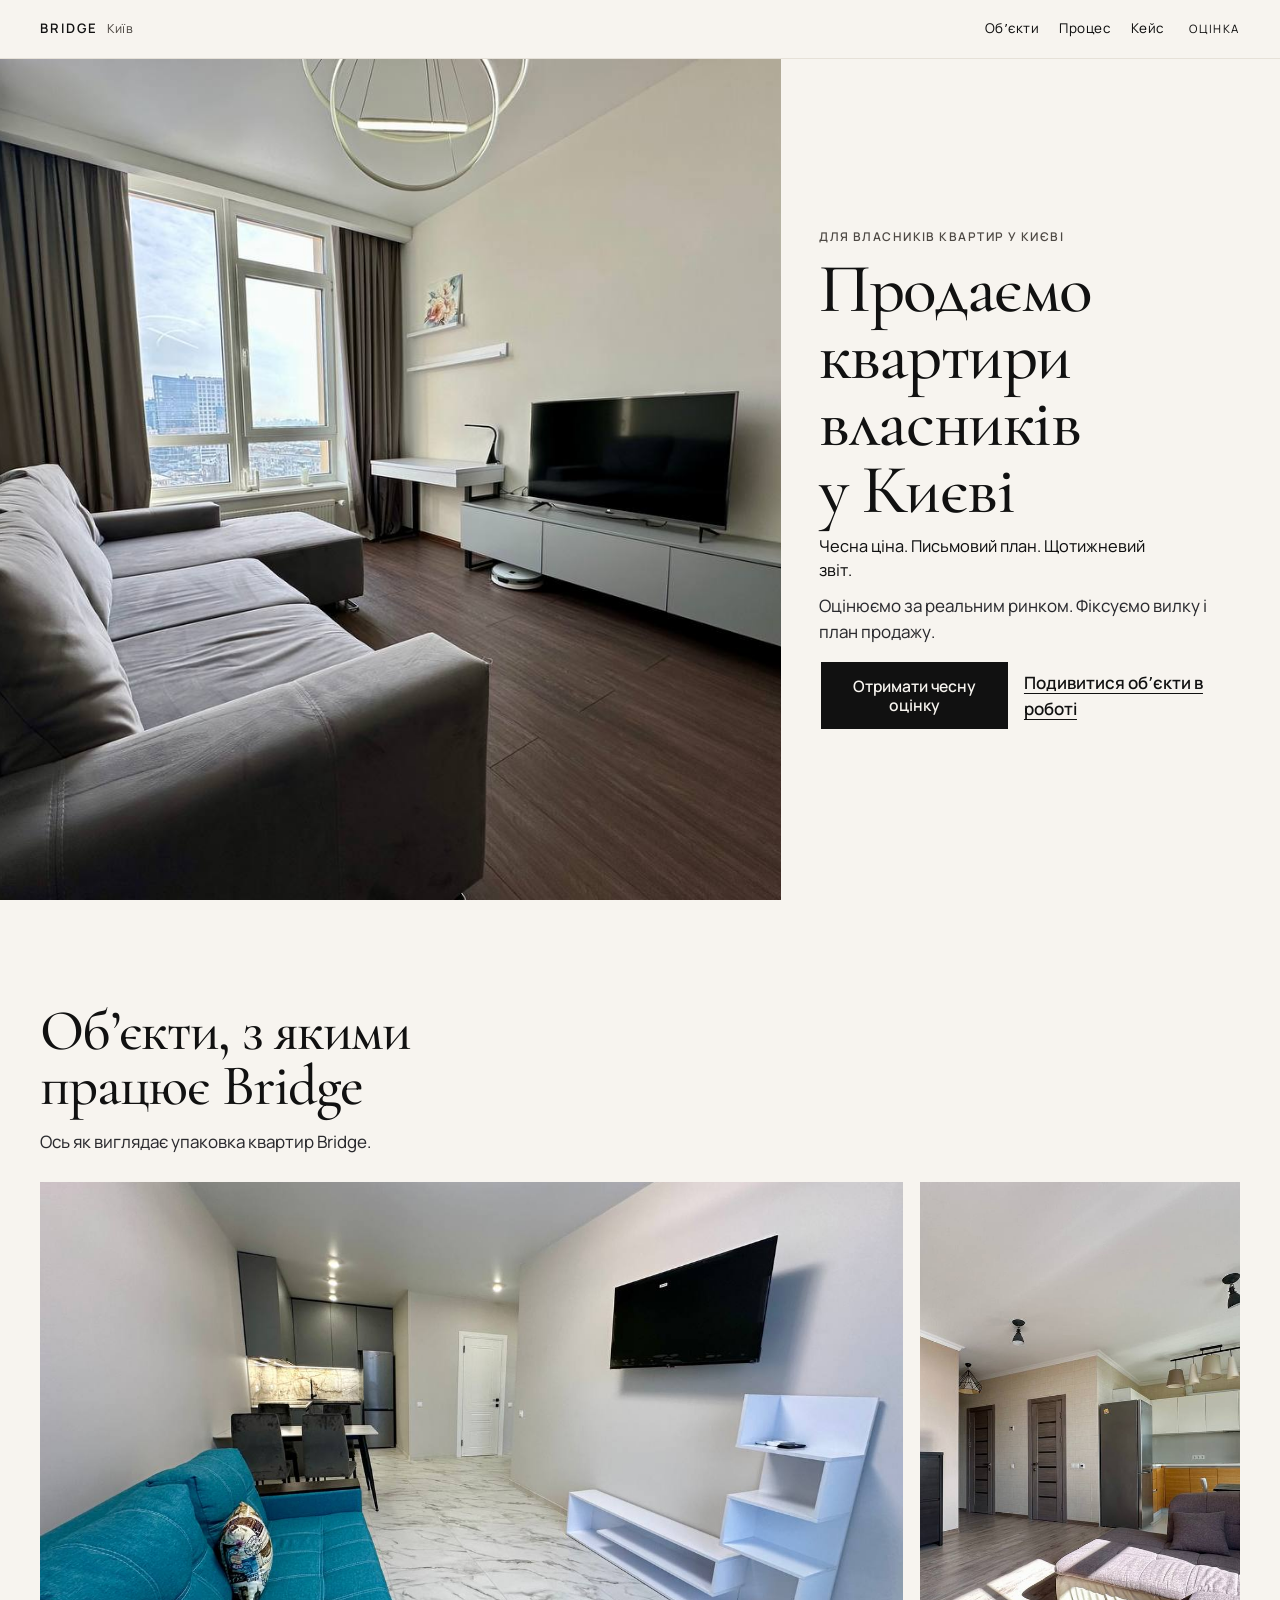
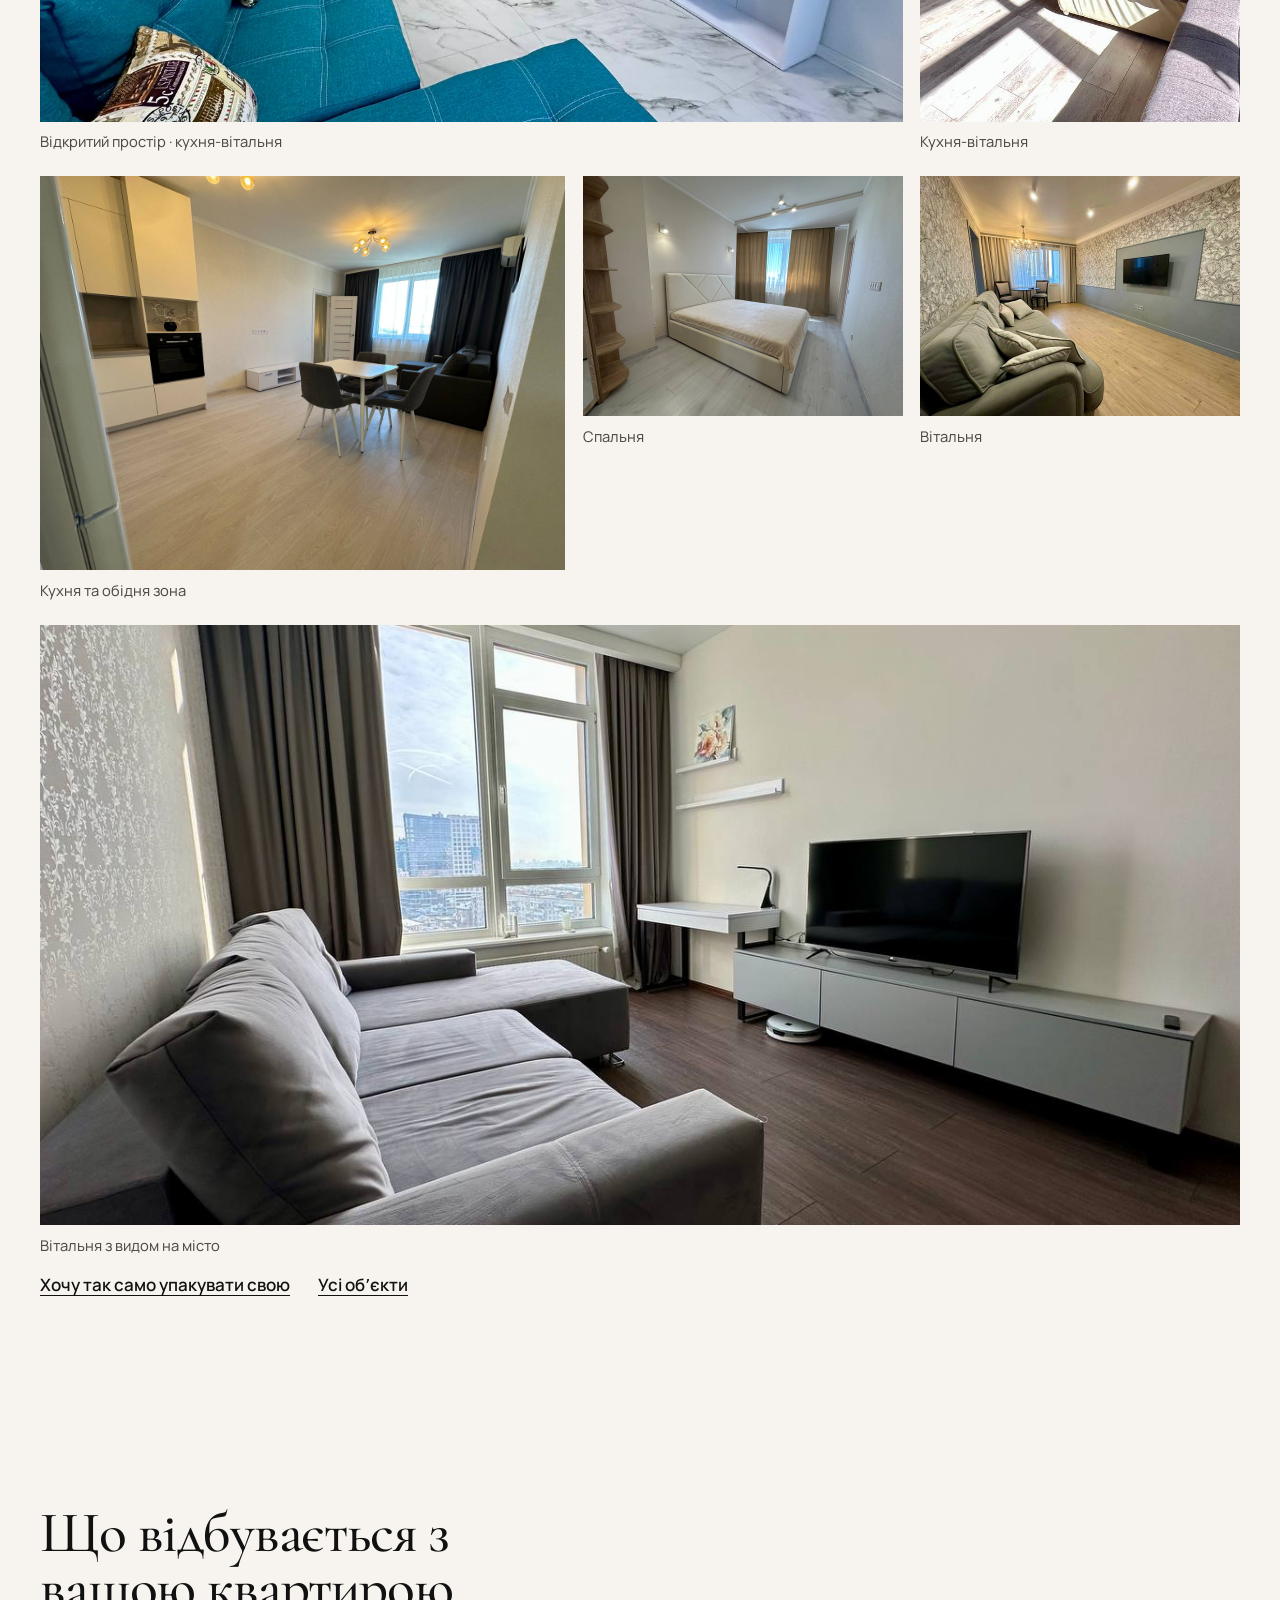
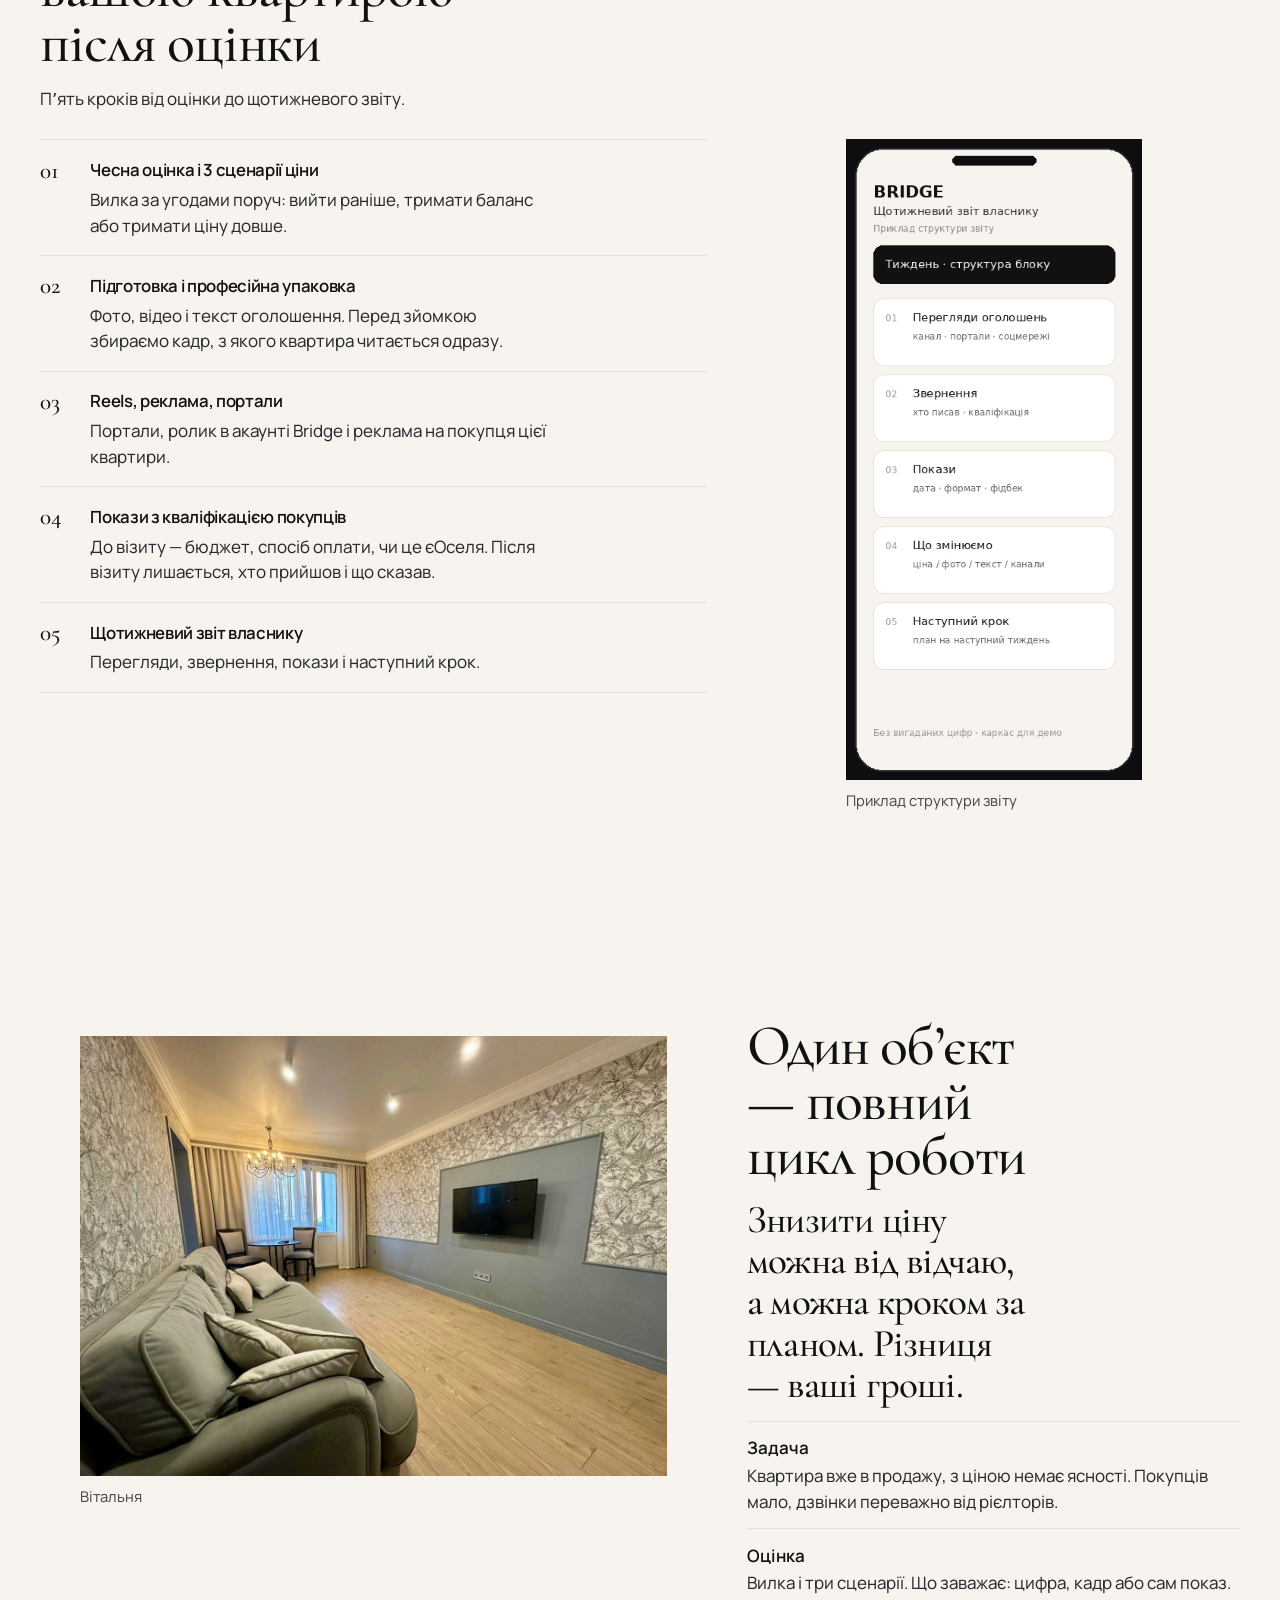
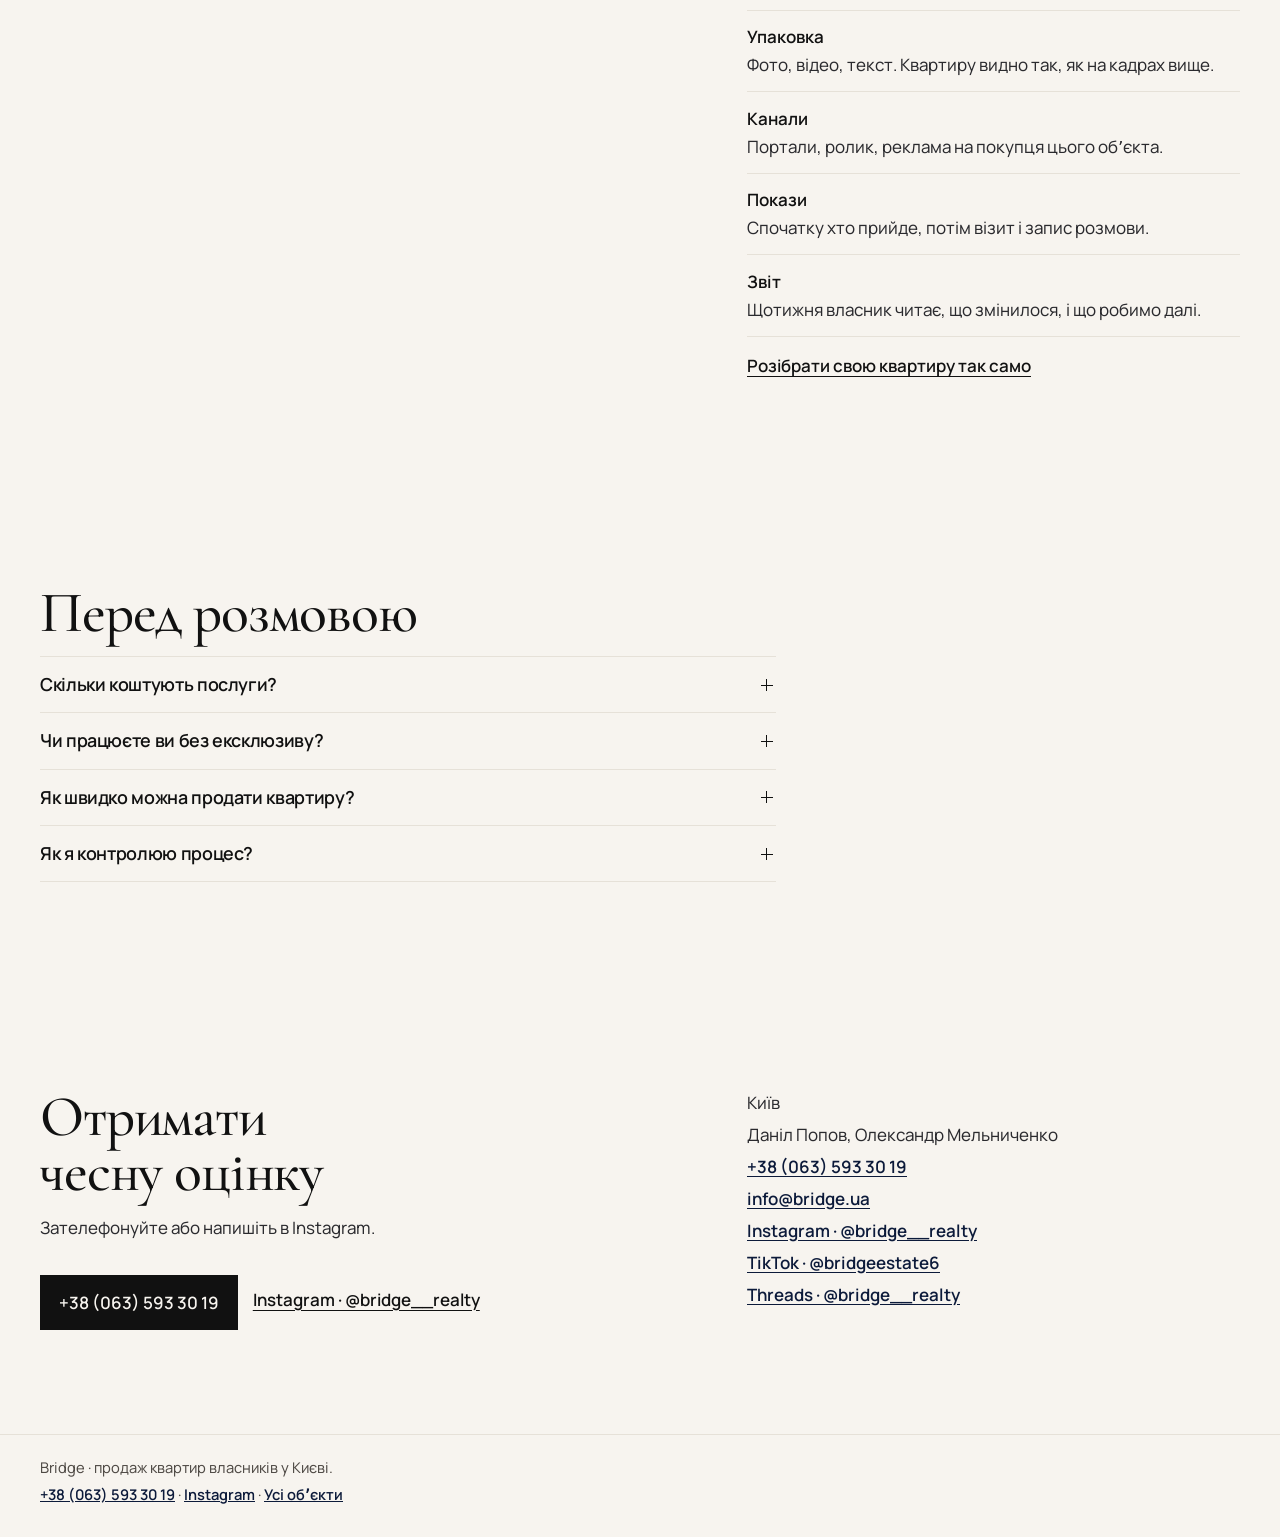
<file: index.html>
<!DOCTYPE html>
<html lang="uk">
<head>
  <meta charset="utf-8">
  <meta name="viewport" content="width=device-width, initial-scale=1">
  <meta name="robots" content="noindex, nofollow">
  <meta name="theme-color" content="#f7f4ef">
  <title>Bridge — продаємо квартири власників у Києві</title>
  <meta name="description" content="Bridge веде квартиру власника в Києві: чесна ціна, письмовий план продажу і щотижневий звіт. Поруч — як виглядає упаковка реальних обʼєктів.">
  <!-- claim-slot: no sale price, term, commission percent, or team tenure. Public site does not state a free valuation or a same-day reply. -->
  <!-- listing-slot: captions describe the photograph only. District, area, price and status wait for a confirmed CMS record. No detail URL until then. -->
  <link rel="preload" href="assets/01_interior_living_cityview.jpg" as="image">
  <link rel="preload" href="assets/fonts/cormorant-cyrillic.woff2" as="font" type="font/woff2" crossorigin>
  <link rel="preload" href="assets/fonts/manrope-cyrillic.woff2" as="font" type="font/woff2" crossorigin>
  <link rel="stylesheet" href="assets/styles.css">
  <script>document.documentElement.classList.add("js");</script>
</head>
<body>
  <a class="skip" href="#objects">До обʼєктів</a>
  <header class="site-header">
    <a class="brand" href="#top">
      <span class="wordmark">BRIDGE</span>
      <small>Київ</small>
    </a>
      <nav class="nav" aria-label="Розділи">
      <a href="#objects">Обʼєкти</a>
      <a href="#robota">Процес</a>
      <a href="#keis">Кейс</a>
      <a class="nav-cta" href="#ocinka">Оцінка</a>
    </nav>
  </header>

  <main id="top">
    <section class="hero" aria-labelledby="hero-title">
      <figure class="hero-media">
        <img src="assets/01_interior_living_cityview.jpg" width="1280" height="960" alt="Вітальня: сірий диван, темні штори і вікно на місто" fetchpriority="high" decoding="async">
      </figure>
      <div class="hero-copy">
        <p class="kicker">Для власників квартир у Києві</p>
        <h1 id="hero-title">Продаємо квартири власників у Києві</h1>
        <p class="sub">Чесна ціна. Письмовий план. Щотижневий звіт.</p>
        <p class="lede">Оцінюємо за реальним ринком. Фіксуємо вилку і план продажу.</p>
        <div class="actions">
          <a class="orbit" href="#ocinka">
            <span class="orbit-spin" aria-hidden="true"></span>
            <span class="orbit-label">Отримати чесну оцінку</span>
          </a>
          <a class="text-link" href="#objects">Подивитися обʼєкти в роботі</a>
        </div>
      </div>
    </section>

    <section class="section" id="objects" aria-labelledby="objects-title">
      <div class="reveal">
        <h2 id="objects-title">Обʼєкти, з якими працює Bridge</h2>
        <p class="intro">Ось як виглядає упаковка квартир Bridge.</p>
        <div class="gallery">
          <figure class="shot shot-lead">
            <div class="shot-frame">
              <img src="assets/02_interior_openplan_teal.jpg" width="1280" height="960" alt="Відкритий простір: бірюзовий диван, кухня і обідній стіл" loading="lazy" decoding="async">
            </div>
            <figcaption>Відкритий простір · кухня-вітальня</figcaption>
          </figure>
          <figure class="shot shot-side">
            <div class="shot-frame">
              <img src="assets/04_interior_kitchen_living.jpg" width="1280" height="960" alt="Кухня-вітальня" loading="lazy" decoding="async">
            </div>
            <figcaption>Кухня-вітальня</figcaption>
          </figure>
          <figure class="shot">
            <div class="shot-frame">
              <img src="assets/05_interior_kitchen_dining.jpg" width="1280" height="960" alt="Кухня та обідня зона" loading="lazy" decoding="async">
            </div>
            <figcaption>Кухня та обідня зона</figcaption>
          </figure>
          <figure class="shot">
            <div class="shot-frame">
              <img src="assets/06_interior_bedroom.jpg" width="1280" height="960" alt="Спальня" loading="lazy" decoding="async">
            </div>
            <figcaption>Спальня</figcaption>
          </figure>
          <figure class="shot">
            <div class="shot-frame">
              <img src="assets/07_interior_living_botanical.jpg" width="1280" height="960" alt="Вітальня" loading="lazy" decoding="async">
            </div>
            <figcaption>Вітальня</figcaption>
          </figure>
          <figure class="shot shot-wide">
            <div class="shot-frame">
              <img src="assets/01_interior_living_cityview.jpg" width="1280" height="960" alt="Вітальня з видом на місто" loading="lazy" decoding="async">
            </div>
            <figcaption>Вітальня з видом на місто</figcaption>
          </figure>
        </div>
        <div class="portfolio-links">
          <a class="text-link" href="#ocinka">Хочу так само упакувати свою</a>
          <a class="text-link" href="listings/">Усі обʼєкти</a>
        </div>
      </div>
    </section>

    <section class="section" id="robota" aria-labelledby="work-title">
      <div class="reveal">
        <h2 id="work-title">Що відбувається з вашою квартирою після оцінки</h2>
        <p class="intro">Пʼять кроків від оцінки до щотижневого звіту.</p>
      </div>
      <div class="work-layout">
        <ol class="steps reveal">
          <li>
            <span>01</span>
            <div>
              <h3>Чесна оцінка і 3 сценарії ціни</h3>
              <p>Вилка за угодами поруч: вийти раніше, тримати баланс або тримати ціну довше.</p>
            </div>
          </li>
          <li>
            <span>02</span>
            <div>
              <h3>Підготовка і професійна упаковка</h3>
              <p>Фото, відео і текст оголошення. Перед зйомкою збираємо кадр, з якого квартира читається одразу.</p>
            </div>
          </li>
          <li>
            <span>03</span>
            <div>
              <h3>Reels, реклама, портали</h3>
              <p>Портали, ролик в акаунті Bridge і реклама на покупця цієї квартири.</p>
            </div>
          </li>
          <li>
            <span>04</span>
            <div>
              <h3>Покази з кваліфікацією покупців</h3>
              <p>До візиту — бюджет, спосіб оплати, чи це єОселя. Після візиту лишається, хто прийшов і що сказав.</p>
            </div>
          </li>
          <li>
            <span>05</span>
            <div>
              <h3>Щотижневий звіт власнику</h3>
              <p>Перегляди, звернення, покази і наступний крок.</p>
            </div>
          </li>
        </ol>
        <figure class="report reveal">
          <img src="assets/10_weekly_report_structure_mock.png" width="390" height="844" alt="Приклад структури щотижневого звіту без цифр: перегляди, звернення, покази, що змінюємо, наступний крок" loading="lazy" decoding="async">
          <figcaption>Приклад структури звіту</figcaption>
        </figure>
      </div>
    </section>

    <section class="section" id="keis" aria-labelledby="case-title">
      <div class="reveal case-layout">
        <figure class="case-photo">
          <img src="assets/07_interior_living_botanical.jpg" width="1280" height="960" alt="Вітальня з портфоліо Bridge" loading="lazy" decoding="async">
          <figcaption>Вітальня</figcaption>
        </figure>
        <div>
          <h2 id="case-title">Один обʼєкт — повний цикл роботи</h2>
          <p class="pull">Знизити ціну можна від відчаю, а можна кроком за планом. Різниця — ваші гроші.</p>
          <ol class="cycle">
            <li><strong>Задача</strong> Квартира вже в продажу, з ціною немає ясності. Покупців мало, дзвінки переважно від рієлторів.</li>
            <li><strong>Оцінка</strong> Вилка і три сценарії. Що заважає: цифра, кадр або сам показ.</li>
            <li><strong>Упаковка</strong> Фото, відео, текст. Квартиру видно так, як на кадрах вище.</li>
            <li><strong>Канали</strong> Портали, ролик, реклама на покупця цього обʼєкта.</li>
            <li><strong>Покази</strong> Спочатку хто прийде, потім візит і запис розмови.</li>
            <li><strong>Звіт</strong> Щотижня власник читає, що змінилося, і що робимо далі.</li>
          </ol>
          <p class="portfolio-links"><a class="text-link" href="#ocinka">Розібрати свою квартиру так само</a></p>
        </div>
      </div>
    </section>

    <section class="section" id="faq" aria-labelledby="faq-title">
      <h2 id="faq-title">Перед розмовою</h2>
      <div class="faq-list reveal">
        <div class="faq-item">
          <button type="button" aria-expanded="false" aria-controls="faq-1" id="faq-b1">Скільки коштують послуги?</button>
          <div class="answer" id="faq-1" role="region" aria-labelledby="faq-b1" hidden>
            <p>Комісія залежить від угоди. Суму фіксуємо до старту, у розмові про вашу квартиру.</p>
          </div>
        </div>
        <div class="faq-item">
          <button type="button" aria-expanded="false" aria-controls="faq-2" id="faq-b2">Чи працюєте ви без ексклюзиву?</button>
          <div class="answer" id="faq-2" role="region" aria-labelledby="faq-b2" hidden>
            <p>Повний супровід Bridge веде за ексклюзивним договором: одна команда відповідає за кадр, канали, покази і звіт.</p>
          </div>
        </div>
        <div class="faq-item">
          <button type="button" aria-expanded="false" aria-controls="faq-3" id="faq-b3">Як швидко можна продати квартиру?</button>
          <div class="answer" id="faq-3" role="region" aria-labelledby="faq-b3" hidden>
            <p>Строк залежить від квартири, ціни і того, як її показано.</p>
          </div>
        </div>
        <div class="faq-item">
          <button type="button" aria-expanded="false" aria-controls="faq-4" id="faq-b4">Як я контролюю процес?</button>
          <div class="answer" id="faq-4" role="region" aria-labelledby="faq-b4" hidden>
            <p>Щотижневий звіт: перегляди, звернення, покази і наступний крок. Його структура — на екрані вище.</p>
          </div>
        </div>
      </div>
    </section>

    <section class="section" id="ocinka" aria-labelledby="form-title">
      <div class="reveal contact-layout">
        <div>
          <h2 id="form-title">Отримати чесну оцінку</h2>
          <p class="intro">Зателефонуйте або напишіть в Instagram.</p>
          <div class="actions">
            <a class="submit" href="tel:+380635933019">+38 (063) 593 30 19</a>
            <a class="text-link" href="https://www.instagram.com/bridge__realty/" rel="noopener">Instagram · @bridge__realty</a>
          </div>
        </div>
        <aside class="contacts">
          <p>Київ</p>
          <p>Даніл Попов, Олександр Мельниченко</p>
          <a href="tel:+380635933019">+38 (063) 593 30 19</a>
          <a href="mailto:info@bridge.ua">info@bridge.ua</a>
          <a href="https://www.instagram.com/bridge__realty/" rel="noopener">Instagram · @bridge__realty</a>
          <a href="https://www.tiktok.com/@bridgeestate6" rel="noopener">TikTok · @bridgeestate6</a>
          <a href="https://www.threads.com/@bridge__realty" rel="noopener">Threads · @bridge__realty</a>
        </aside>
      </div>
    </section>
  </main>

  <footer class="site-footer">
    <p>Bridge · продаж квартир власників у Києві.</p>
    <p><a href="tel:+380635933019">+38 (063) 593 30 19</a> · <a href="https://www.instagram.com/bridge__realty/" rel="noopener">Instagram</a> · <a href="listings/">Усі обʼєкти</a></p>
  </footer>
  <script src="assets/script.js"></script>
</body>
</html>
</file>
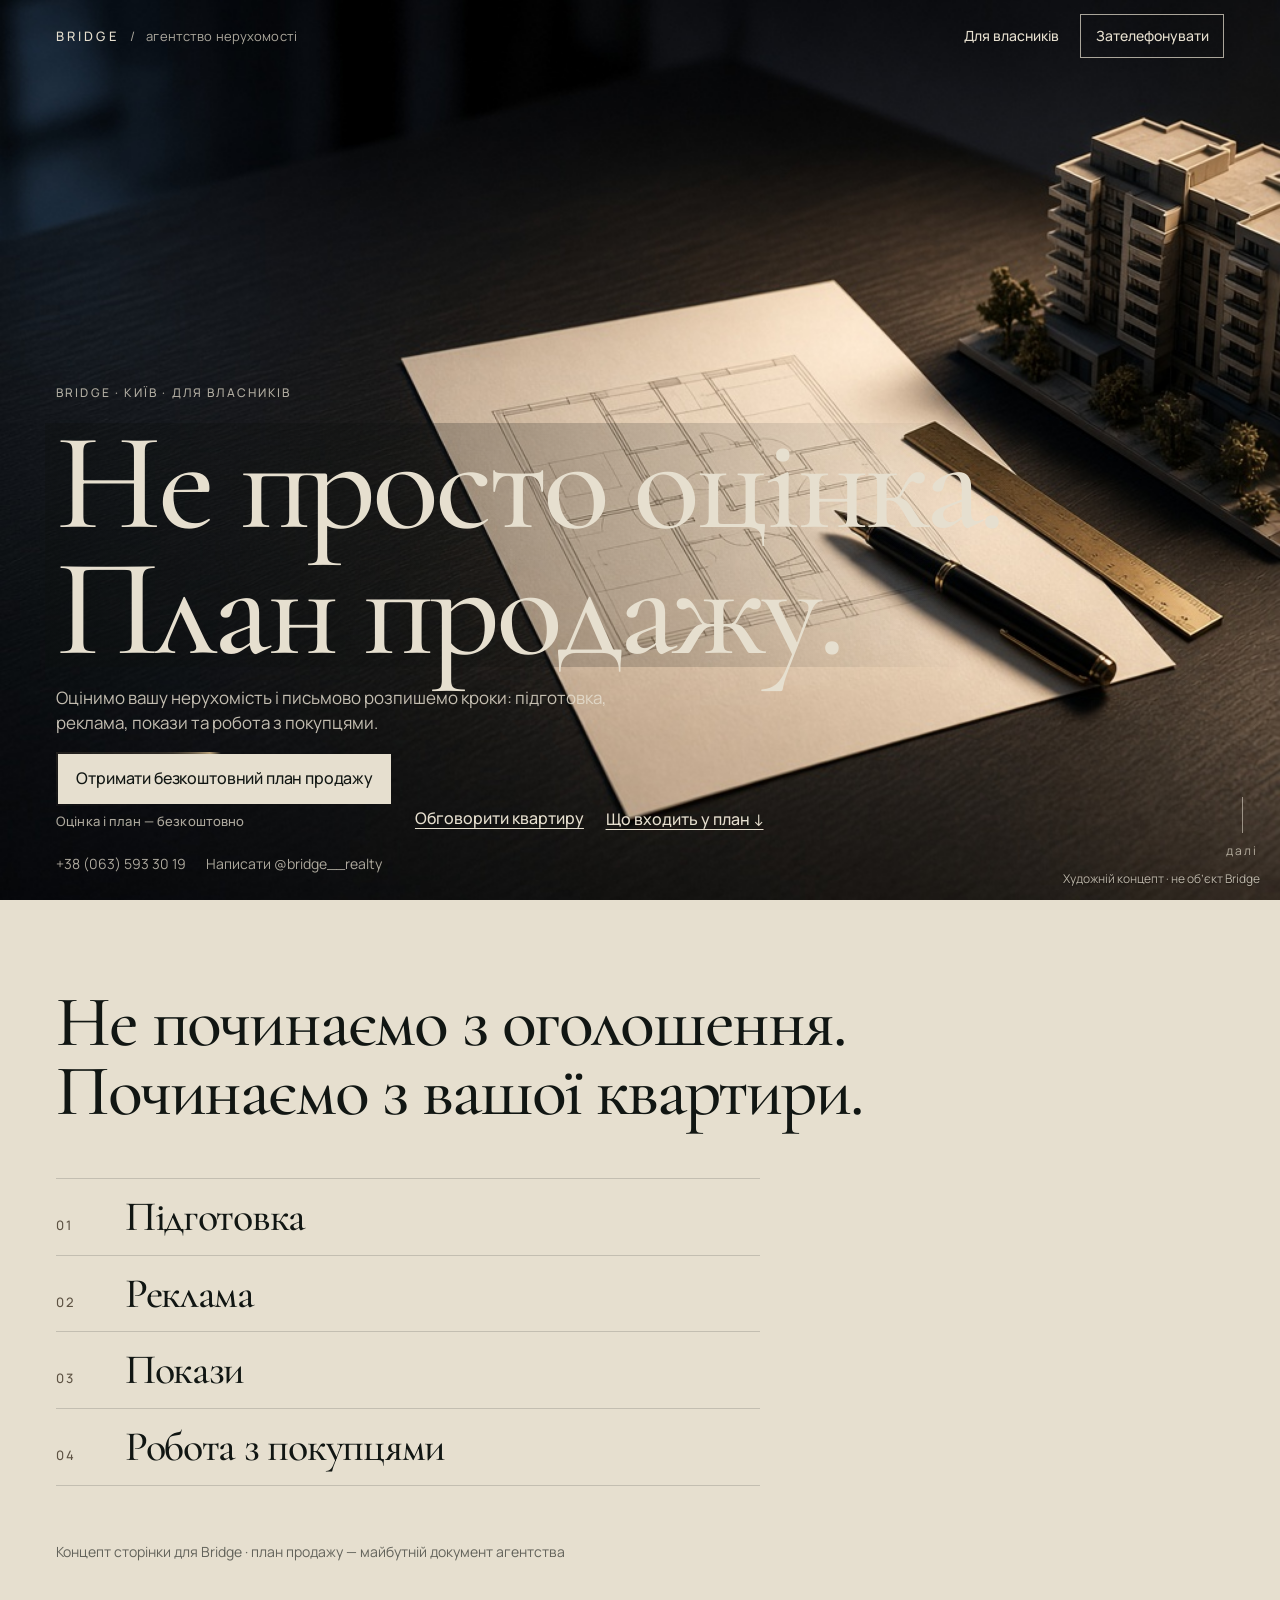
<file: hero-v2/index.html>
<!DOCTYPE html>
<html lang="uk">
  <head>
    <meta charset="utf-8">
    <meta name="viewport" content="width=device-width, initial-scale=1">
    <meta name="robots" content="noindex">
    <meta name="theme-color" content="#0f1310">
    <title>Bridge — план продажу для власників</title>
    <link rel="stylesheet" href="styles.css">
  </head>
  <body>
    <a class="skip" href="#content">До змісту</a>
    <main id="content">
      <section class="hero" aria-labelledby="hero-title">
        <div class="hero-media">
          <img
            src="bridge-owner-plan-concept.jpg"
            width="1280"
            height="720"
            alt="Концептуальний натюрморт на темному столі: аркуш із кресленням, ручка, лінійка та макет. Не об’єкт і не звіт Bridge."
            decoding="async">
        </div>

        <header class="top">
          <a class="brand" href="#content">
            <span class="wordmark">BRIDGE</span>
            <span class="slash" aria-hidden="true">/</span>
            <span class="brand-role">агентство нерухомості</span>
          </a>
          <nav class="desk-nav" aria-label="Для власників">
            <a href="#plan">Для власників</a>
            <a class="ghost" href="tel:+380635933019">Зателефонувати</a>
          </nav>
          <button class="menu-toggle" type="button" aria-expanded="false" aria-controls="owner-menu">
            Меню
          </button>
        </header>

        <div class="hero-copy">
          <p class="kicker">BRIDGE · КИЇВ · ДЛЯ ВЛАСНИКІВ</p>
          <h1 id="hero-title">
            <span class="line wide">Не просто оцінка.</span>
            <span class="line narrow">Не просто</span>
            <span class="line narrow">оцінка.</span>
            <span class="line">План продажу.</span>
          </h1>
          <p class="lede">Оцінимо вашу нерухомість і письмово розпишемо кроки: підготовка, реклама, покази та робота з покупцями.</p>
          <div class="actions">
            <div class="offer-block">
              <button type="button" class="orbit" id="open-contact" aria-expanded="false" aria-controls="contact-step">
                <span class="orbit-spin" aria-hidden="true"></span>
                <span class="orbit-label">Отримати безкоштовний план продажу</span>
              </button>
              <p class="offer-note">Оцінка і план — безкоштовно</p>
            </div>
            <button type="button" class="text-open" data-open-contact>Обговорити квартиру</button>
            <a class="down" href="#plan">Що входить у план ↓</a>
          </div>
          <div id="contact-step" class="contact-panel" hidden>
            <p class="contact-title">Почнемо з вашої квартири</p>
            <p>Розкажіть про неї агенту — ми обговоримо оцінку і план продажу.</p>
            <div class="choices">
              <a href="tel:+380635933019">Зателефонувати · +38 (063) 593 30 19</a>
              <a href="https://www.instagram.com/bridge__realty/" target="_blank" rel="noopener">Написати в Instagram · @bridge__realty<span class="sr">, відкриється в новій вкладці</span></a>
            </div>
          </div>
          <p class="quiet">
            <a href="tel:+380635933019">+38 (063) 593 30 19</a>
            <a href="https://www.instagram.com/bridge__realty/" rel="noopener noreferrer">Написати @bridge__realty</a>
          </p>
        </div>

        <p class="art-note">Художній концепт · не об’єкт Bridge</p>
        <a class="nudge" href="#plan">
          <span class="nudge-line" aria-hidden="true"></span>
          далі
        </a>
      </section>

      <section class="opening" id="plan" aria-labelledby="plan-title">
        <h2 id="plan-title">Не починаємо з оголошення.<br>Починаємо з вашої квартири.</h2>
        <ol class="steps">
          <li><span>01</span>Підготовка</li>
          <li><span>02</span>Реклама</li>
          <li><span>03</span>Покази</li>
          <li><span>04</span>Робота з покупцями</li>
        </ol>
        <p class="concept">Концепт сторінки для Bridge · план продажу — майбутній документ агентства</p>
      </section>
    </main>

    <div id="owner-menu" class="drawer" hidden>
      <div class="drawer-bar">
        <span class="wordmark">BRIDGE</span>
        <button type="button" data-close>Закрити</button>
      </div>
        <nav aria-label="Меню власника">
        <a href="#plan">Для власників</a>
        <button type="button" data-open-contact>Отримати безкоштовний план продажу</button>
        <a href="tel:+380635933019">Зателефонувати</a>
        <a class="fine" href="tel:+380635933019">+38 (063) 593 30 19</a>
        <a class="fine" href="https://www.instagram.com/bridge__realty/" rel="noopener noreferrer">Написати @bridge__realty</a>
      </nav>
      <p class="concept">Концепт сторінки для Bridge · план продажу — майбутній документ агентства</p>
    </div>

    <script>
      (function () {
        var btn = document.querySelector(".menu-toggle");
        var drawer = document.getElementById("owner-menu");
        if (!btn || !drawer) return;
        var closeBtn = drawer.querySelector("[data-close]");

        function nodes() {
          return drawer.querySelectorAll("a, button");
        }

        function openMenu() {
          drawer.hidden = false;
          btn.setAttribute("aria-expanded", "true");
          document.body.classList.add("menu-open");
          closeBtn.focus();
        }

        function closeMenu() {
          if (drawer.hidden) return;
          drawer.hidden = true;
          btn.setAttribute("aria-expanded", "false");
          document.body.classList.remove("menu-open");
          btn.focus();
        }

        btn.addEventListener("click", function () {
          if (drawer.hidden) openMenu();
          else closeMenu();
        });

        closeBtn.addEventListener("click", closeMenu);

        drawer.addEventListener("click", function (event) {
          if (event.target.closest("a")) closeMenu();
        });

        var panel = document.getElementById("contact-step");
        var opener = document.getElementById("open-contact");

        function setOpen(next) {
          if (!panel || !opener) return;
          panel.hidden = !next;
          opener.setAttribute("aria-expanded", next ? "true" : "false");
          document.querySelectorAll("[data-open-contact]").forEach(function (el) {
            el.setAttribute("aria-expanded", next ? "true" : "false");
          });
        }

        function openContact(focusInside) {
          setOpen(true);
          var target = focusInside ? panel.querySelector("a") : opener;
          if (panel) panel.scrollIntoView({ block: "nearest", inline: "nearest" });
          if (target) target.focus();
        }

        function closeContact() {
          if (!panel || panel.hidden) return;
          setOpen(false);
          if (opener) opener.focus();
        }

        if (opener) {
          opener.addEventListener("click", function () {
            if (panel.hidden) openContact(false);
            else closeContact();
          });
        }

        document.querySelectorAll("[data-open-contact]").forEach(function (el) {
          el.addEventListener("click", function () {
            if (!drawer.hidden) closeMenu();
            openContact(true);
          });
        });

        document.addEventListener("keydown", function (event) {
          if (event.key === "Escape") {
            if (!drawer.hidden) closeMenu();
            else closeContact();
            return;
          }
          if (drawer.hidden || event.key !== "Tab") return;
          var list = nodes();
          if (!list.length) return;
          var first = list[0];
          var last = list[list.length - 1];
          if (event.shiftKey && document.activeElement === first) {
            event.preventDefault();
            last.focus();
          } else if (!event.shiftKey && document.activeElement === last) {
            event.preventDefault();
            first.focus();
          }
        });
      })();
    </script>
  </body>
</html>
</file>
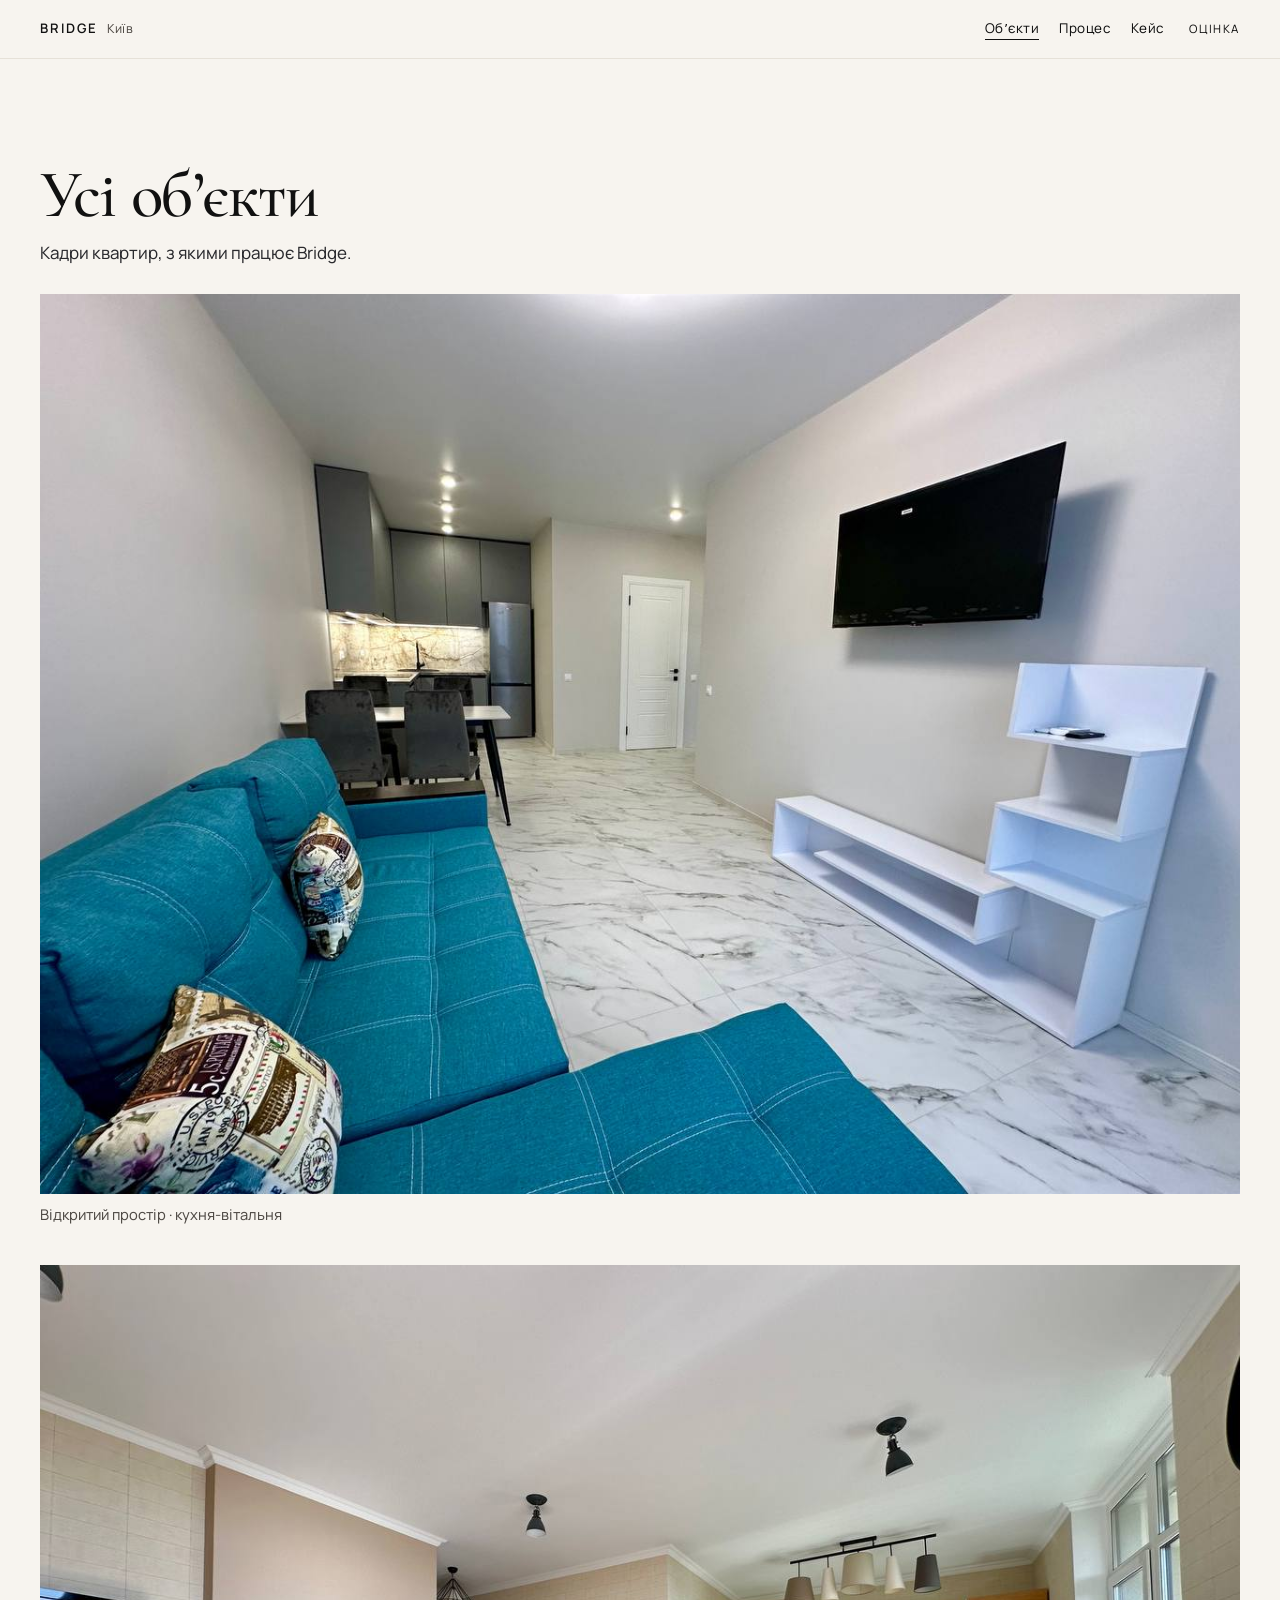
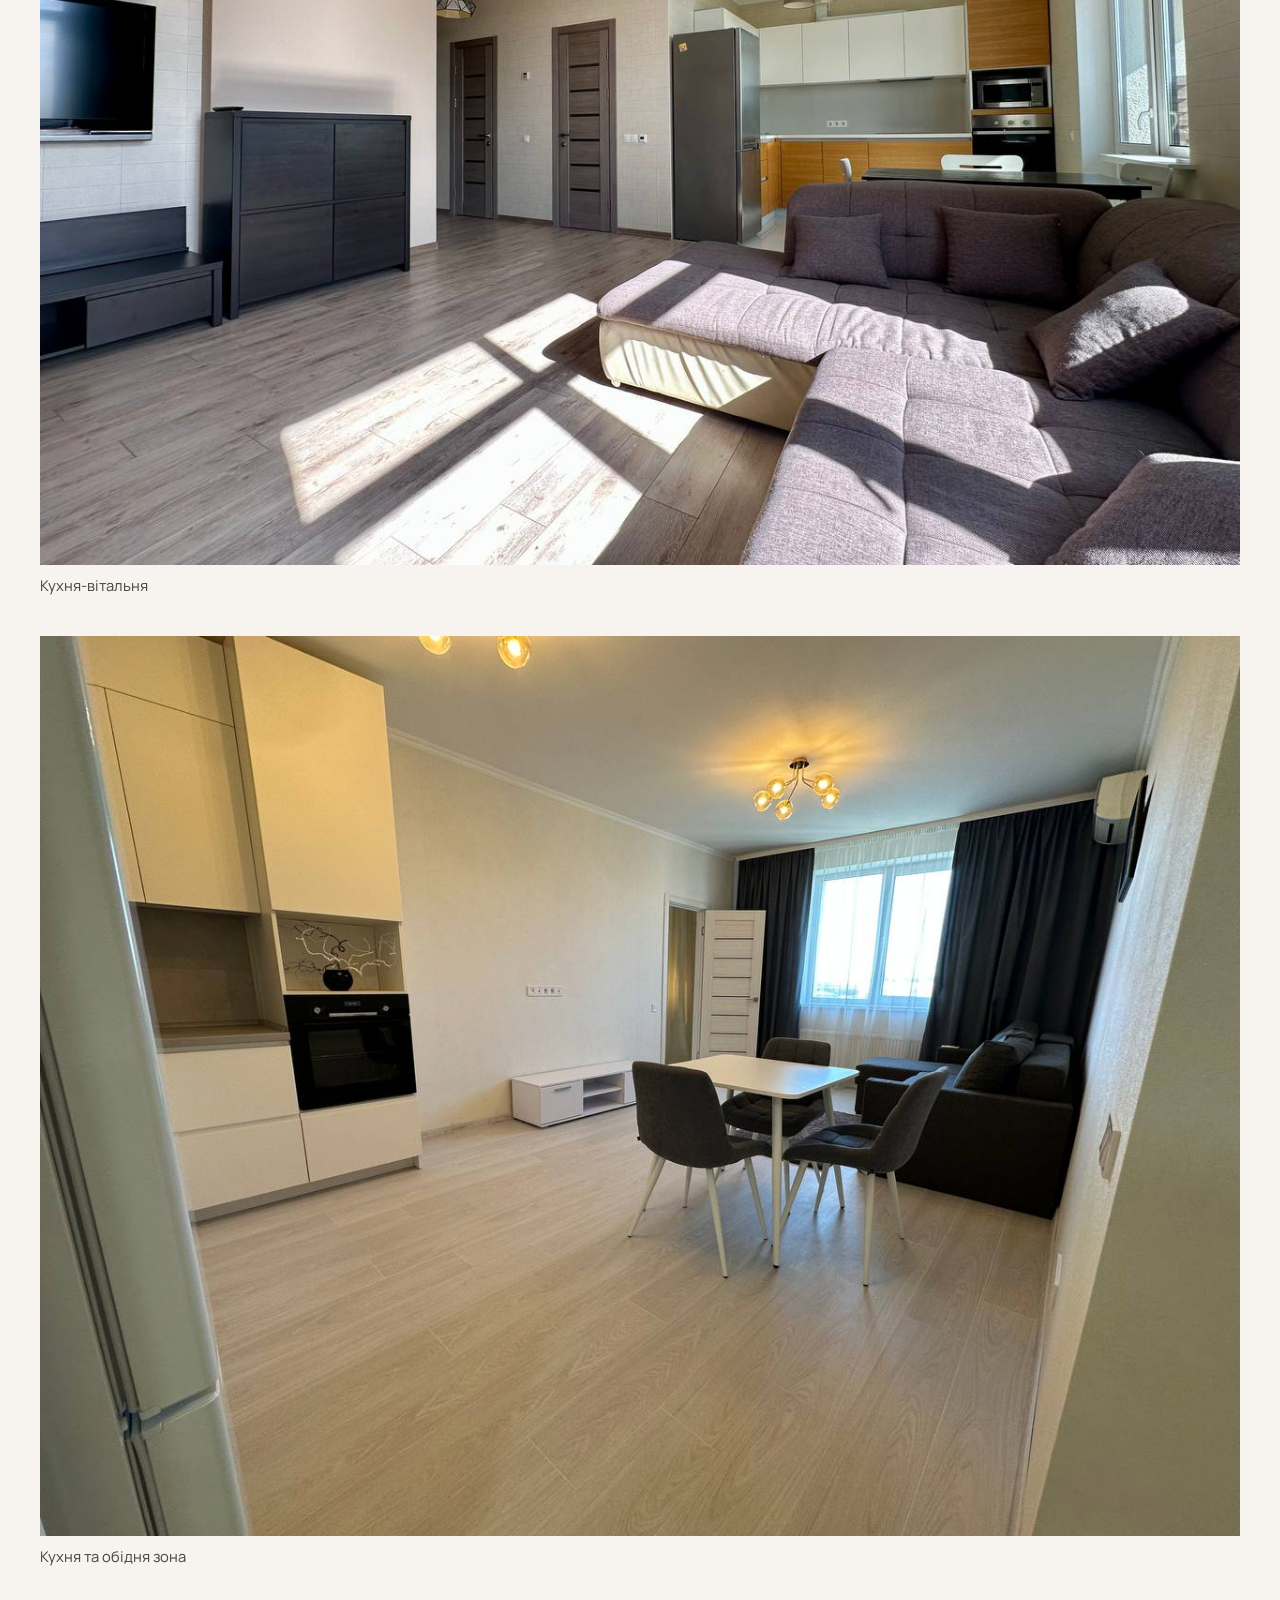
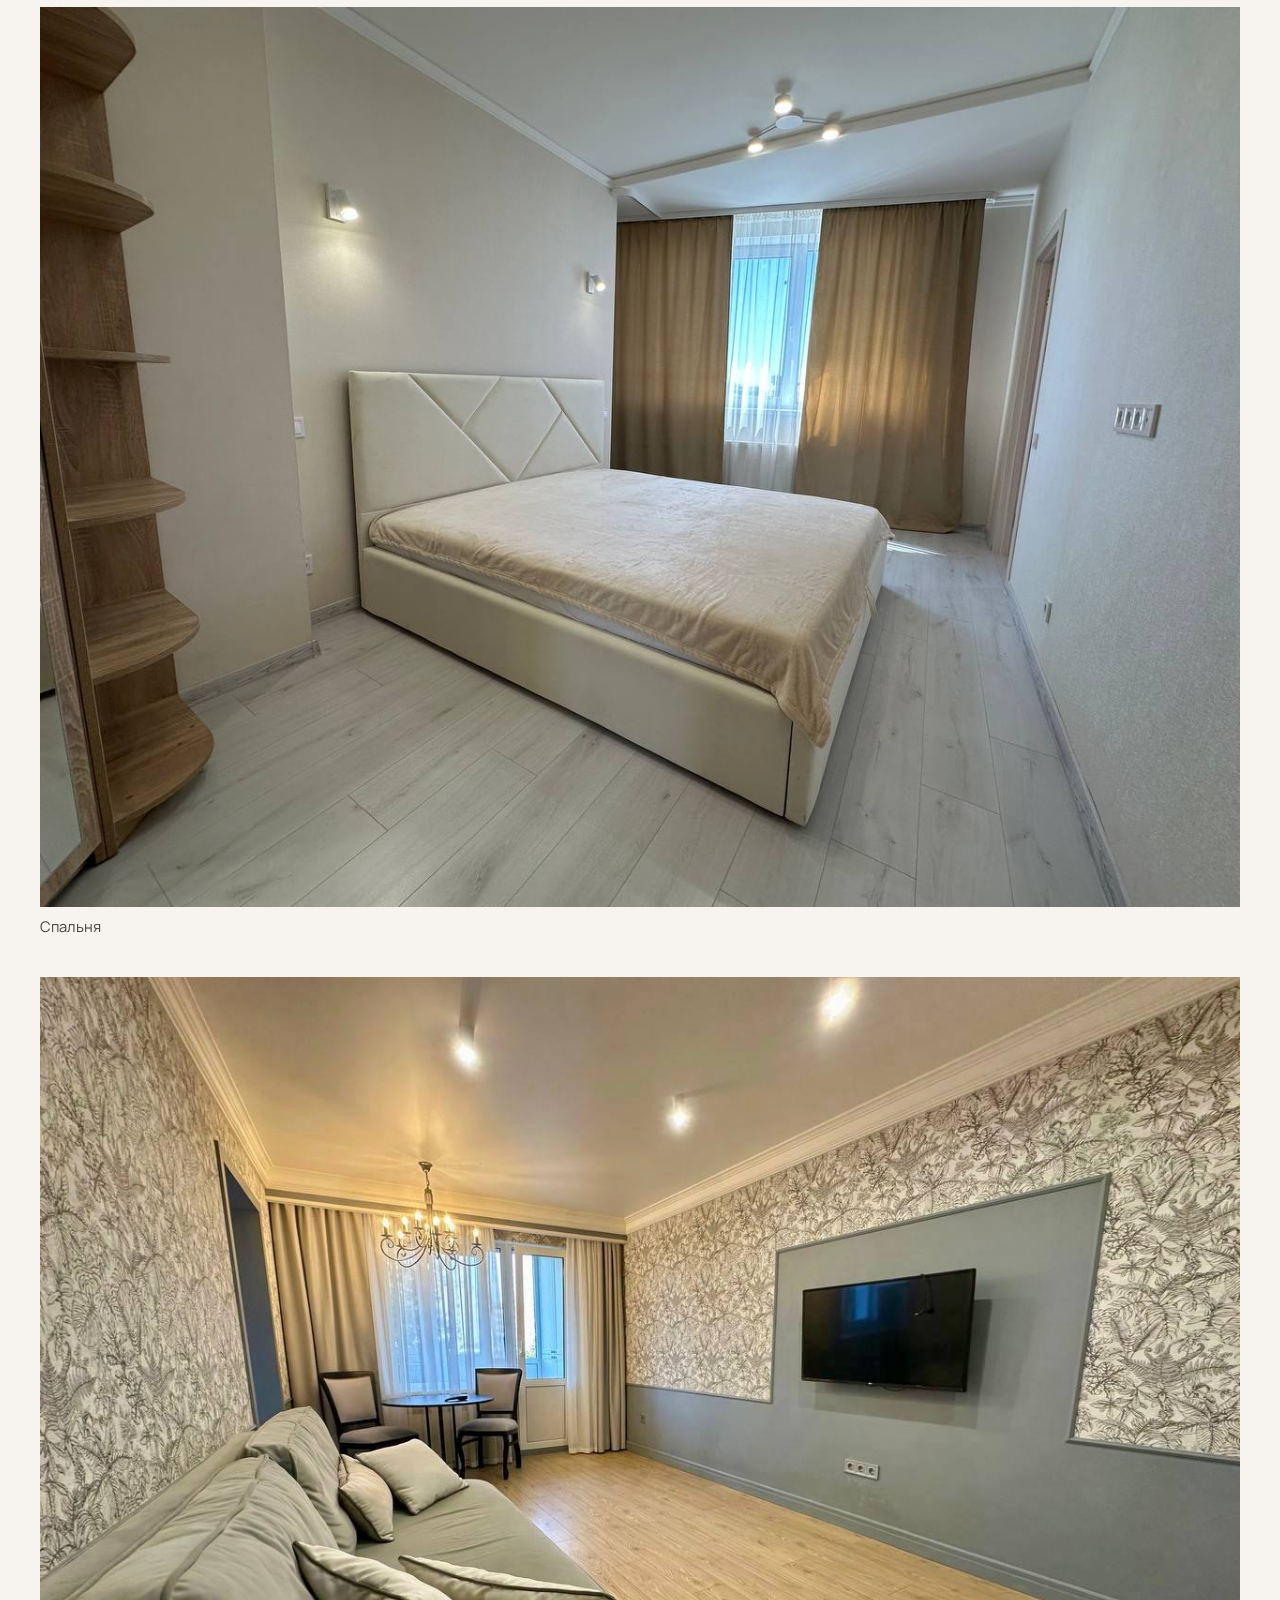
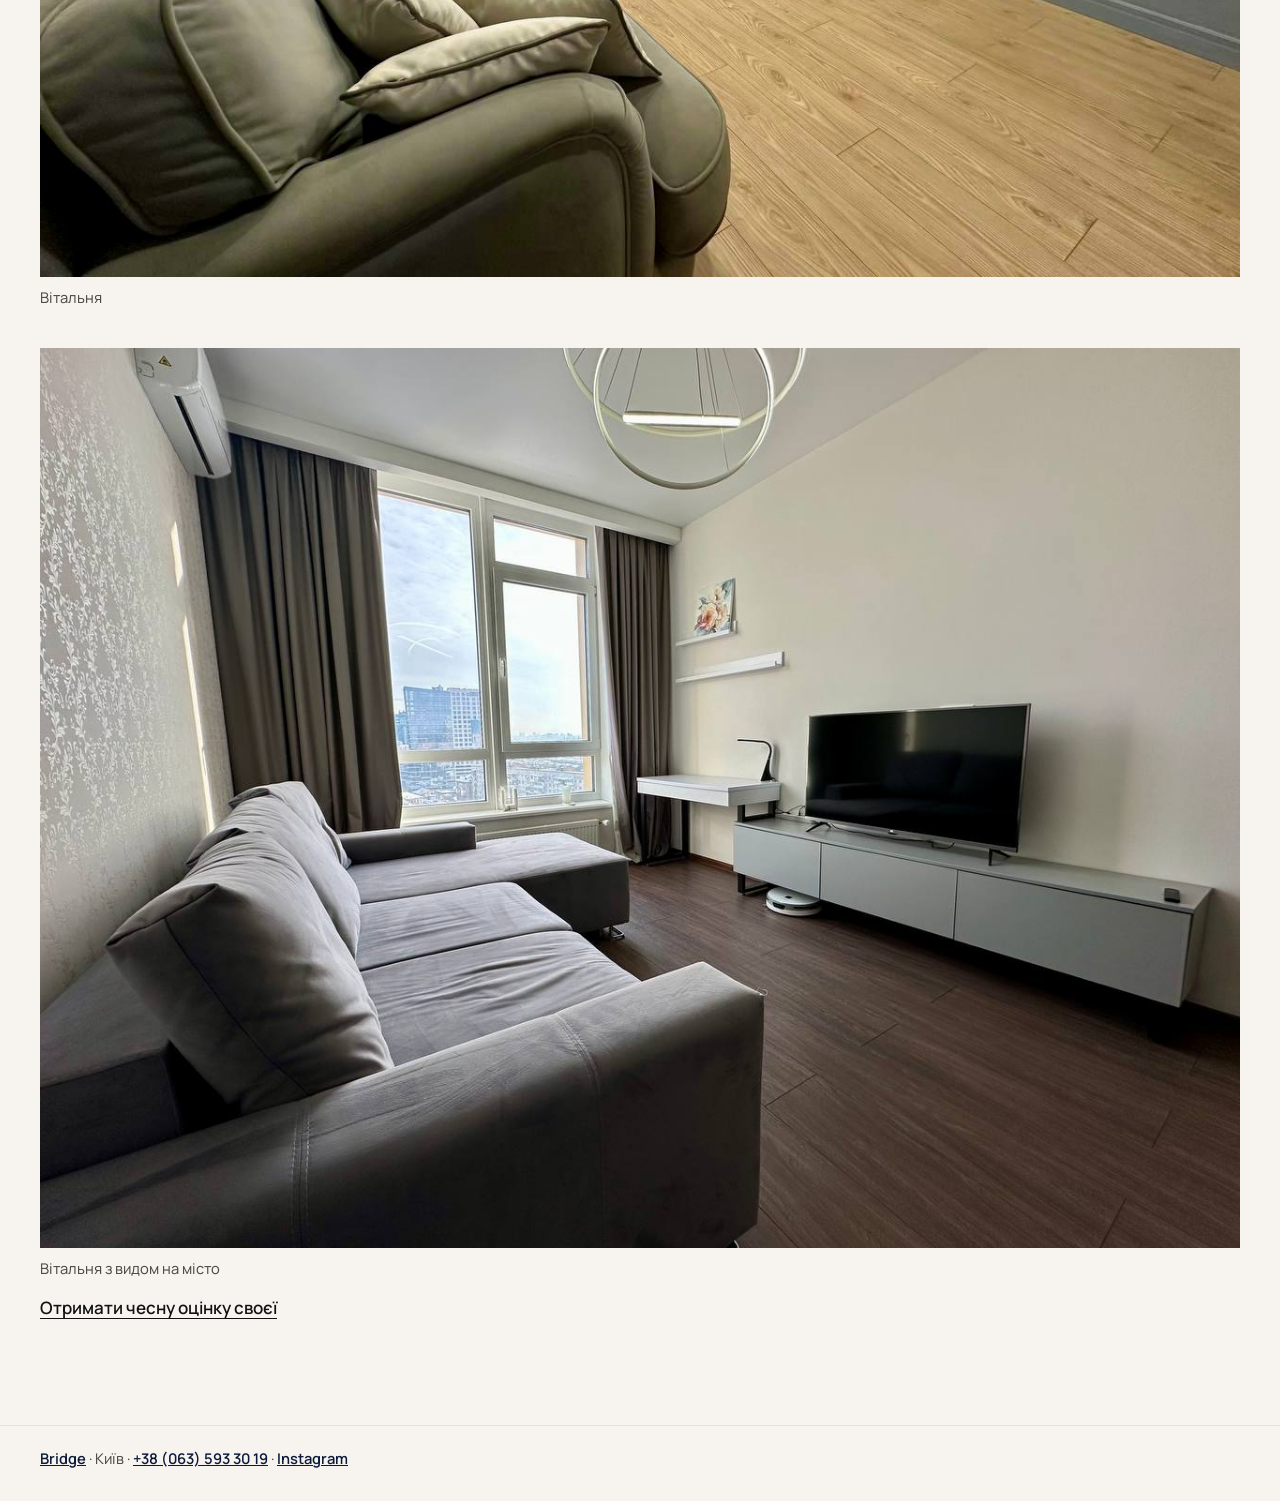
<file: listings/index.html>
<!DOCTYPE html>
<html lang="uk">
<head>
  <meta charset="utf-8">
  <meta name="viewport" content="width=device-width, initial-scale=1">
  <meta name="robots" content="noindex, nofollow">
  <meta name="theme-color" content="#f7f4ef">
  <title>Обʼєкти — Bridge</title>
  <meta name="description" content="Кадри квартир, з якими працює Bridge у Києві.">
  <!-- listing-slot: same six photographs as the homepage. Do not add a detail page, price, area, or address until CMS has a confirmed record. -->
  <link rel="stylesheet" href="../assets/styles.css">
</head>
<body>
  <a class="skip" href="#list">До списку</a>
  <header class="site-header">
    <a class="brand" href="../">
      <span class="wordmark">BRIDGE</span>
      <small>Київ</small>
    </a>
    <nav class="nav" aria-label="Розділи">
      <a href="./" aria-current="page">Обʼєкти</a>
      <a href="../#robota">Процес</a>
      <a href="../#keis">Кейс</a>
      <a class="nav-cta" href="../#ocinka">Оцінка</a>
    </nav>
  </header>
  <main id="list">
    <section class="section">
      <h1 class="page-title">Усі обʼєкти</h1>
      <p class="intro">Кадри квартир, з якими працює Bridge.</p>
      <div class="catalog-list">
        <figure class="shot">
          <div class="shot-frame"><img src="../assets/02_interior_openplan_teal.jpg" width="1280" height="960" alt="Відкритий простір: кухня-вітальня" fetchpriority="high" decoding="async"></div>
          <figcaption>Відкритий простір · кухня-вітальня</figcaption>
        </figure>
        <figure class="shot">
          <div class="shot-frame"><img src="../assets/04_interior_kitchen_living.jpg" width="1280" height="960" alt="Кухня-вітальня" loading="lazy" decoding="async"></div>
          <figcaption>Кухня-вітальня</figcaption>
        </figure>
        <figure class="shot">
          <div class="shot-frame"><img src="../assets/05_interior_kitchen_dining.jpg" width="1280" height="960" alt="Кухня та обідня зона" loading="lazy" decoding="async"></div>
          <figcaption>Кухня та обідня зона</figcaption>
        </figure>
        <figure class="shot">
          <div class="shot-frame"><img src="../assets/06_interior_bedroom.jpg" width="1280" height="960" alt="Спальня" loading="lazy" decoding="async"></div>
          <figcaption>Спальня</figcaption>
        </figure>
        <figure class="shot">
          <div class="shot-frame"><img src="../assets/07_interior_living_botanical.jpg" width="1280" height="960" alt="Вітальня" loading="lazy" decoding="async"></div>
          <figcaption>Вітальня</figcaption>
        </figure>
        <figure class="shot">
          <div class="shot-frame"><img src="../assets/01_interior_living_cityview.jpg" width="1280" height="960" alt="Вітальня з видом на місто" loading="lazy" decoding="async"></div>
          <figcaption>Вітальня з видом на місто</figcaption>
        </figure>
      </div>
      <p class="portfolio-links"><a class="text-link" href="../#ocinka">Отримати чесну оцінку своєї</a></p>
    </section>
  </main>
  <footer class="site-footer">
    <p><a href="../">Bridge</a> · Київ · <a href="tel:+380635933019">+38 (063) 593 30 19</a> · <a href="https://www.instagram.com/bridge__realty/" rel="noopener">Instagram</a></p>
  </footer>
</body>
</html>
</file>
<file: assets/styles.css>
/* Reference lock
   Primary: The Modern House — photo leads, serif headline, milk paper, sans UI.
   Borrow: Sotheby's featured strip (one large frame, metadata only when real).
   Borrow: onefinestay atmosphere — interior as a place, owner path beside it.
   Borrow: SERHANT sell — a plain step ladder, not a form on the photograph.
   Reject: navy clone header, gold luxury fill, italic word-swaps, equal SaaS cards,
   acid CTA, invented prices. Conic ring: the one valuation CTA only.
*/

@font-face {
  font-family: "Cormorant Garamond";
  font-style: normal;
  font-weight: 500 600;
  font-display: swap;
  src: url("fonts/cormorant-cyrillic-ext.woff2") format("woff2");
  unicode-range: U+0460-052F, U+1C80-1C8A, U+20B4, U+2DE0-2DFF, U+A640-A69F, U+FE2E-FE2F;
}

@font-face {
  font-family: "Cormorant Garamond";
  font-style: normal;
  font-weight: 500 600;
  font-display: swap;
  src: url("fonts/cormorant-cyrillic.woff2") format("woff2");
  unicode-range: U+0301, U+0400-045F, U+0490-0491, U+04B0-04B1, U+2116;
}

@font-face {
  font-family: "Cormorant Garamond";
  font-style: normal;
  font-weight: 500 600;
  font-display: swap;
  src: url("fonts/cormorant-latin.woff2") format("woff2");
  unicode-range: U+0000-00FF, U+0131, U+0152-0153, U+02BB-02BC, U+02C6, U+02DA, U+02DC, U+0304, U+0308, U+0329, U+2000-206F, U+20AC, U+2122, U+2191, U+2193, U+2212, U+2215, U+FEFF, U+FFFD;
}

@font-face {
  font-family: Manrope;
  font-style: normal;
  font-weight: 400 600;
  font-display: swap;
  src: url("fonts/manrope-cyrillic-ext.woff2") format("woff2");
  unicode-range: U+0460-052F, U+1C80-1C8A, U+20B4, U+2DE0-2DFF, U+A640-A69F, U+FE2E-FE2F;
}

@font-face {
  font-family: Manrope;
  font-style: normal;
  font-weight: 400 600;
  font-display: swap;
  src: url("fonts/manrope-cyrillic.woff2") format("woff2");
  unicode-range: U+0301, U+0400-045F, U+0490-0491, U+04B0-04B1, U+2116;
}

@font-face {
  font-family: Manrope;
  font-style: normal;
  font-weight: 400 600;
  font-display: swap;
  src: url("fonts/manrope-latin.woff2") format("woff2");
  unicode-range: U+0000-00FF, U+0131, U+0152-0153, U+02BB-02BC, U+02C6, U+02DA, U+02DC, U+0304, U+0308, U+0329, U+2000-206F, U+20AC, U+2122, U+2191, U+2193, U+2212, U+2215, U+FEFF, U+FFFD;
}

:root {
  --paper: #f7f4ef;
  --ink: #111111;
  --body: #2a2a2e;
  --muted: #4e4944;
  --line: #e6e1d8;
  --navy: #0c1a3a;
  --pad: 1.15rem;
  --header: 3.35rem;
  --measure: 38rem;
  color-scheme: light;
}

*,
*::before,
*::after {
  box-sizing: border-box;
}

html {
  scroll-behavior: smooth;
  overflow-x: clip;
}

body {
  margin: 0;
  overflow-x: clip;
  background: var(--paper);
  color: var(--body);
  font-family: Manrope, "Noto Sans", sans-serif;
  font-size: 1.0625rem;
  font-weight: 430;
  line-height: 1.5;
  text-rendering: optimizeLegibility;
}

::selection {
  background: var(--navy);
  color: var(--paper);
}

:focus-visible {
  outline: 2px solid var(--navy);
  outline-offset: 3px;
}

img {
  max-width: 100%;
  display: block;
}

a {
  color: inherit;
}

h1,
h2,
h3,
p {
  margin: 0;
}

h1,
h2,
.pull {
  font-family: "Cormorant Garamond", Georgia, serif;
  font-weight: 500;
  letter-spacing: -0.02em;
  line-height: 0.96;
  color: var(--ink);
  text-wrap: balance;
}

.skip {
  position: absolute;
  left: var(--pad);
  top: 0;
  transform: translateY(-140%);
  background: var(--ink);
  color: var(--paper);
  padding: 0.45rem 0.7rem;
  z-index: 20;
}

.skip:focus {
  transform: none;
}

.site-header {
  position: sticky;
  top: 0;
  z-index: 10;
  display: flex;
  align-items: center;
  justify-content: space-between;
  gap: 0.75rem;
  min-height: var(--header);
  padding: 0.55rem var(--pad);
  background: var(--paper);
  border-bottom: 1px solid var(--line);
}

.brand {
  display: flex;
  align-items: baseline;
  gap: 0.55rem;
  text-decoration: none;
  color: var(--ink);
}

.wordmark {
  font-weight: 640;
  letter-spacing: 0.16em;
  font-size: 0.82rem;
}

.brand small {
  color: var(--muted);
  font-size: 0.78rem;
  letter-spacing: 0.04em;
}

.nav {
  display: flex;
  align-items: center;
  gap: 0.85rem;
  font-size: 0.78rem;
  letter-spacing: 0.04em;
}

.nav a {
  text-decoration: none;
  color: var(--ink);
  border-bottom: 1px solid transparent;
  padding-bottom: 0.05rem;
}

.nav a:hover,
.nav a[aria-current="page"] {
  border-bottom-color: var(--ink);
}

.nav-cta {
  margin-left: 0.35rem;
  letter-spacing: 0.14em;
  text-transform: uppercase;
  font-size: 0.72rem;
}

.hero {
  display: grid;
}

.hero-media {
  margin: 0;
  background: #ddd8d0;
}

.hero-media img {
  width: 100%;
  height: 30svh;
  object-fit: cover;
  object-position: 55% 42%;
}

.hero-copy {
  padding: 1.05rem var(--pad) 1.15rem;
  display: grid;
  align-content: center;
  gap: 0.65rem;
}

.kicker {
  font-size: 0.75rem;
  letter-spacing: 0.12em;
  text-transform: uppercase;
  color: var(--muted);
  font-weight: 600;
}

.hero h1 {
  font-size: clamp(2.15rem, 9vw, 4.35rem);
  max-width: 16ch;
}

.sub {
  max-width: 34ch;
  font-size: 1.02rem;
  color: var(--ink);
}

.lede {
  max-width: var(--measure);
  color: var(--body);
}

.actions {
  display: flex;
  flex-direction: column;
  align-items: flex-start;
  gap: 0.9rem;
  margin-top: 0.35rem;
}

.text-link {
  color: var(--ink);
  font-weight: 580;
  text-underline-offset: 0.22em;
  text-decoration-thickness: 1px;
}

.text-link:hover {
  color: var(--navy);
}

.orbit {
  position: relative;
  display: inline-grid;
  isolation: isolate;
  padding: 1px;
  overflow: hidden;
  text-decoration: none;
  color: var(--paper);
  max-width: 100%;
}

.orbit-spin {
  position: absolute;
  inset: -160%;
  background: conic-gradient(
    from 0deg,
    transparent 0deg 262deg,
    rgba(247, 244, 239, 0.2) 292deg,
    #f7f4ef 318deg,
    transparent 348deg 360deg
  );
  animation: orbit-spin 2.8s linear infinite;
}

.orbit-label {
  position: relative;
  z-index: 1;
  display: block;
  margin: 1px;
  background: var(--ink);
  color: var(--paper);
  padding: 0.92rem 1.2rem;
  font-weight: 580;
  font-size: 0.98rem;
  letter-spacing: -0.01em;
  line-height: 1.2;
  text-align: center;
}

.orbit:hover .orbit-label {
  background: var(--navy);
}

button.orbit {
  border: 0;
  padding: 1px;
  background: transparent;
  font: inherit;
  cursor: pointer;
  color: var(--paper);
}

@keyframes orbit-spin {
  to {
    transform: rotate(1turn);
  }
}

.section {
  padding: 4.25rem var(--pad);
}

.section h2 {
  font-size: clamp(2.15rem, 6vw, 3.6rem);
  max-width: 16ch;
  margin-bottom: 0.9rem;
}

.intro {
  max-width: var(--measure);
  margin-bottom: 1.75rem;
}

.gallery {
  display: grid;
  gap: 1.75rem;
}

.shot {
  margin: 0;
  min-width: 0;
}

.shot-frame {
  overflow: hidden;
  background: #e7e2da;
}

.shot img,
.case-photo img,
.facade img {
  width: 100%;
  height: auto;
  aspect-ratio: 4 / 3;
  object-fit: cover;
}

.shot figcaption,
.case-photo figcaption,
.facade figcaption,
.report figcaption {
  margin-top: 0.55rem;
  font-size: 0.92rem;
  color: var(--muted);
}

.facade figcaption {
  padding: 0 var(--pad);
}

.shot:hover img {
  transform: scale(1.015);
}

.shot img {
  transition: transform 0.5s ease;
}

.portfolio-note {
  margin-top: 1.5rem;
  max-width: 46ch;
  color: var(--muted);
  font-size: 0.92rem;
}

.portfolio-links {
  display: flex;
  flex-wrap: wrap;
  gap: 1.25rem 1.75rem;
  margin-top: 1rem;
}

.facade {
  margin: 0;
}

.facade img {
  aspect-ratio: 16 / 9;
  max-height: 78svh;
}

.work-layout {
  display: grid;
  gap: 2rem;
  align-items: start;
}

.steps {
  list-style: none;
  margin: 0;
  padding: 0;
  border-top: 1px solid var(--line);
}

.steps li {
  display: grid;
  grid-template-columns: 2.4rem 1fr;
  gap: 0.75rem;
  padding: 1.05rem 0;
  border-bottom: 1px solid var(--line);
}

.steps span {
  font-family: "Cormorant Garamond", Georgia, serif;
  font-size: 1.45rem;
  line-height: 1;
  color: var(--ink);
  padding-top: 0.15rem;
}

.steps h3 {
  font-family: Manrope, sans-serif;
  font-size: 1.05rem;
  font-weight: 600;
  letter-spacing: -0.02em;
  color: var(--ink);
  margin-bottom: 0.3rem;
}

.steps p {
  max-width: 46ch;
}

.report {
  margin: 0;
  justify-self: center;
  width: min(100%, 18.5rem);
}

.report img {
  width: 100%;
  height: auto;
  aspect-ratio: 390 / 844;
  object-fit: contain;
  background: transparent;
}

.case-layout {
  display: grid;
  gap: 1.5rem;
}

.pull {
  font-size: clamp(1.7rem, 4vw, 2.45rem);
  line-height: 1.05;
  max-width: 18ch;
  margin: 0.5rem 0 1rem;
}

.cycle {
  list-style: none;
  margin: 0;
  padding: 0;
  border-top: 1px solid var(--line);
}

.cycle li {
  display: grid;
  gap: 0.15rem;
  padding: 0.85rem 0;
  border-bottom: 1px solid var(--line);
}

.cycle strong {
  color: var(--ink);
  font-weight: 600;
}

.faq-list {
  border-top: 1px solid var(--line);
  max-width: 46rem;
}

.faq-item {
  border-bottom: 1px solid var(--line);
}

.faq-item button {
  width: 100%;
  text-align: left;
  background: transparent;
  border: 0;
  color: var(--ink);
  font: inherit;
  font-weight: 600;
  letter-spacing: -0.02em;
  font-size: 1.12rem;
  line-height: 1.3;
  padding: 1rem 1.5rem 1rem 0;
  cursor: pointer;
  position: relative;
}

.faq-item button::before,
.faq-item button::after {
  content: "";
  position: absolute;
  right: 0.2rem;
  top: 50%;
  background: var(--ink);
}

.faq-item button::after {
  width: 0.75rem;
  height: 1px;
}

.faq-item button::before {
  width: 1px;
  height: 0.75rem;
  transform: translateY(-50%);
  right: 0.55rem;
}

.faq-item button[aria-expanded="true"]::before {
  opacity: 0;
}

.faq-item button:hover {
  color: var(--navy);
}

.answer {
  padding: 0 0 1rem;
  max-width: 62ch;
}

.contact-layout {
  display: grid;
  gap: 2rem;
}

form {
  display: grid;
  gap: 0.95rem;
  max-width: 34rem;
}

.field {
  display: grid;
  gap: 0.2rem;
}

.field span,
.choice legend {
  font-size: 0.8rem;
  font-weight: 620;
  color: var(--ink);
}

input,
select,
textarea {
  width: 100%;
  border: 0;
  border-bottom: 1px solid var(--line);
  border-radius: 0;
  background: transparent;
  color: var(--ink);
  font: inherit;
  font-size: 1rem;
  padding: 0.65rem 0;
}

textarea {
  min-height: 5.5rem;
  resize: vertical;
}

input:focus,
select:focus,
textarea:focus {
  outline: none;
  border-bottom-color: var(--ink);
}

.choice {
  border: 0;
  margin: 0;
  padding: 0.15rem 0 0;
  display: grid;
  gap: 0.4rem;
}

.choice label {
  display: flex;
  gap: 0.55rem;
  align-items: flex-start;
}

.choice input {
  width: 1rem;
  height: 1rem;
  margin-top: 0.2rem;
  accent-color: var(--navy);
}

.submit {
  justify-self: start;
  margin-top: 0.4rem;
  display: inline-block;
  background: var(--ink);
  color: var(--paper);
  border: 0;
  font: inherit;
  font-weight: 580;
  padding: 0.92rem 1.2rem;
  cursor: pointer;
  text-decoration: none;
}

.submit:hover {
  background: var(--navy);
}

.form-status {
  font-weight: 600;
  color: var(--ink);
}

.contacts {
  display: grid;
  gap: 0.4rem;
  align-content: start;
}

.contacts a {
  color: var(--navy);
  font-weight: 600;
  text-underline-offset: 0.18em;
}

.site-footer {
  padding: 1.3rem var(--pad) 2rem;
  border-top: 1px solid var(--line);
  display: grid;
  gap: 0.3rem;
  color: var(--muted);
  font-size: 0.92rem;
}

.site-footer a {
  color: var(--navy);
  font-weight: 600;
}

.page-title {
  font-family: "Cormorant Garamond", Georgia, serif;
  font-weight: 500;
  font-size: clamp(2.4rem, 6vw, 4.2rem);
  letter-spacing: -0.02em;
  line-height: 0.96;
  color: var(--ink);
  max-width: 12ch;
  margin: 0 0 0.8rem;
}

.catalog-list {
  display: grid;
  gap: 2.5rem;
}

.js .reveal {
  opacity: 0;
  transform: translateY(14px);
  transition: opacity 0.7s ease, transform 0.7s ease;
}

.js .reveal.is-in {
  opacity: 1;
  transform: none;
}

@media (min-width: 720px) {
  :root {
    --pad: 2rem;
  }

  .actions {
    flex-direction: row;
    align-items: center;
  }

  .gallery {
    grid-template-columns: 1.15fr 0.85fr;
    gap: 1.5rem 1.1rem;
  }

  .shot-wide {
    grid-column: 1 / -1;
  }

  .shot-wide img {
    aspect-ratio: 16 / 8;
    max-height: 70vh;
  }

  .case-layout,
  .work-layout,
  .contact-layout {
    grid-template-columns: 1.15fr 0.85fr;
    gap: 2.5rem;
    align-items: start;
  }
}

@media (min-width: 1040px) {
  :root {
    --pad: 2.5rem;
    --header: 3.7rem;
  }

  .nav {
    gap: 1.25rem;
    font-size: 0.84rem;
  }

  .hero {
    grid-template-columns: minmax(0, 1.22fr) minmax(20rem, 0.78fr);
    min-height: calc(100svh - var(--header));
  }

  .hero-media,
  .hero-media img {
    height: 100%;
    min-height: calc(100svh - var(--header));
    max-height: none;
  }

  .hero-copy {
    padding: 2.5rem 3.2rem 2.5rem 2.4rem;
  }

  .section {
    padding-top: 6.5rem;
    padding-bottom: 6.5rem;
  }

  .gallery {
    grid-template-columns: 1.15fr 0.7fr 0.7fr;
  }

  .shot-lead {
    grid-column: 1 / span 2;
  }

  .shot-lead img {
    aspect-ratio: 16 / 10;
    max-height: 78vh;
  }

.shot-side {
    grid-column: 3;
    grid-row: 1;
    display: flex;
    flex-direction: column;
  }

  .shot-side .shot-frame {
    flex: 1;
    min-height: 12rem;
  }

  .shot-side img {
    height: 100%;
    aspect-ratio: auto;
    object-fit: cover;
  }

  .report {
    position: sticky;
    top: calc(var(--header) + 1.5rem);
  }
}

@media (max-width: 719px) {
  .brand small {
    display: none;
  }

  .site-header {
    align-items: flex-start;
  }

  .nav {
    flex-wrap: wrap;
    justify-content: flex-end;
    gap: 0.35rem 0.7rem;
    max-width: 16rem;
  }
}

@media (prefers-reduced-motion: reduce) {
  html {
    scroll-behavior: auto;
  }

  .orbit-spin {
    animation: none;
    opacity: 0;
  }

  .orbit {
    box-shadow: inset 0 0 0 1px #9a9186;
  }

  .shot img {
    transition: none;
  }

  .js .reveal,
  .js .reveal.is-in {
    opacity: 1;
    transform: none;
    transition: none;
  }
}
</file>
<file: hero-v2/styles.css>
@font-face {
  font-family: "Cormorant Garamond";
  font-style: normal;
  font-weight: 500 600;
  font-display: swap;
  src: url("../assets/fonts/cormorant-cyrillic-ext.woff2") format("woff2");
  unicode-range: U+0460-052F, U+1C80-1C8A, U+20B4, U+2DE0-2DFF, U+A640-A69F, U+FE2E-FE2F;
}

@font-face {
  font-family: "Cormorant Garamond";
  font-style: normal;
  font-weight: 500 600;
  font-display: swap;
  src: url("../assets/fonts/cormorant-cyrillic.woff2") format("woff2");
  unicode-range: U+0301, U+0400-045F, U+0490-0491, U+04B0-04B1, U+2116;
}

@font-face {
  font-family: "Cormorant Garamond";
  font-style: normal;
  font-weight: 500 600;
  font-display: swap;
  src: url("../assets/fonts/cormorant-latin.woff2") format("woff2");
  unicode-range: U+0000-00FF, U+0131, U+0152-0153, U+02BB-02BC, U+02C6, U+02DA, U+02DC, U+0304, U+0308, U+0329, U+2000-206F, U+20AC, U+2122, U+2191, U+2193, U+2212, U+2215, U+FEFF, U+FFFD;
}

@font-face {
  font-family: Manrope;
  font-style: normal;
  font-weight: 400 600;
  font-display: swap;
  src: url("../assets/fonts/manrope-cyrillic-ext.woff2") format("woff2");
  unicode-range: U+0460-052F, U+1C80-1C8A, U+20B4, U+2DE0-2DFF, U+A640-A69F, U+FE2E-FE2F;
}

@font-face {
  font-family: Manrope;
  font-style: normal;
  font-weight: 400 600;
  font-display: swap;
  src: url("../assets/fonts/manrope-cyrillic.woff2") format("woff2");
  unicode-range: U+0301, U+0400-045F, U+0490-0491, U+04B0-04B1, U+2116;
}

@font-face {
  font-family: Manrope;
  font-style: normal;
  font-weight: 400 600;
  font-display: swap;
  src: url("../assets/fonts/manrope-latin.woff2") format("woff2");
  unicode-range: U+0000-00FF, U+0131, U+0152-0153, U+02BB-02BC, U+02C6, U+02DA, U+02DC, U+0304, U+0308, U+0329, U+2000-206F, U+20AC, U+2122, U+2191, U+2193, U+2212, U+2215, U+FEFF, U+FFFD;
}

:root {
  --bg: #0f1310;
  --bg-deep: #111613;
  --bone: #e6dfcf;
  --bone-dim: rgba(230, 223, 207, 0.74);
  --brass: #b7a078;
  --ink: #111613;
  --paper: #e6dfcf;
  --header: 4.5rem;
}

*,
*::before,
*::after {
  box-sizing: border-box;
}

html {
  scroll-behavior: smooth;
  overflow-x: clip;
  background: var(--bg);
}

body {
  margin: 0;
  overflow-x: clip;
  background: var(--bg);
  color: var(--bone);
  font-family: Manrope, "Noto Sans", sans-serif;
  font-size: 16px;
  font-weight: 400;
  line-height: 1.45;
  text-rendering: optimizeLegibility;
  -webkit-text-size-adjust: 100%;
}

body.menu-open {
  overflow: hidden;
}

::selection {
  background: var(--brass);
  color: var(--bg-deep);
}

:focus-visible {
  outline: 2px solid var(--brass);
  outline-offset: 3px;
}

img {
  max-width: 100%;
  display: block;
}

a {
  color: inherit;
}

h1,
h2,
p {
  margin: 0;
}

.skip {
  position: absolute;
  left: 1rem;
  top: 0;
  transform: translateY(-140%);
  background: var(--bone);
  color: var(--bg-deep);
  padding: 0.45rem 0.7rem;
  z-index: 30;
}

.skip:focus {
  transform: none;
}

.only-narrow {
  display: none;
}

.hero {
  position: relative;
  min-height: 100svh;
  display: flex;
  flex-direction: column;
  justify-content: flex-end;
  overflow: clip;
  background: var(--bg);
}

.hero-media {
  position: absolute;
  inset: 0;
}

.hero-media img {
  width: 100%;
  height: 100%;
  object-fit: cover;
  object-position: 100% 50%;
}

.top {
  position: absolute;
  top: 0;
  left: 0;
  right: 0;
  z-index: 4;
  display: flex;
  align-items: center;
  justify-content: space-between;
  gap: 1rem;
  min-height: var(--header);
  padding: 0.85rem 3.5rem;
}

.brand {
  display: flex;
  align-items: baseline;
  gap: 0.7rem;
  text-decoration: none;
  color: var(--bone);
  min-width: 0;
}

.wordmark {
  font-family: Manrope, sans-serif;
  font-weight: 500;
  font-size: 13px;
  letter-spacing: 0.24em;
  color: var(--bone);
}

.slash,
.brand-role {
  font-family: Manrope, sans-serif;
  font-size: 13px;
  font-weight: 400;
  letter-spacing: 0.01em;
  color: var(--bone-dim);
}

.desk-nav {
  display: flex;
  align-items: center;
  gap: 1.35rem;
  font-family: Manrope, sans-serif;
  font-size: 14px;
  font-weight: 500;
}

.desk-nav a {
  text-decoration: none;
}

.ghost {
  display: inline-flex;
  align-items: center;
  justify-content: center;
  min-height: 44px;
  padding: 0.45rem 0.9rem;
  border: 1px solid rgba(230, 223, 207, 0.72);
  color: var(--bone);
}

.ghost:hover {
  border-color: var(--brass);
  color: var(--brass);
}

.menu-toggle {
  display: none;
  min-height: 44px;
  padding: 0.4rem 0.85rem;
  border: 1px solid rgba(230, 223, 207, 0.72);
  background: transparent;
  color: var(--bone);
  font: 500 14px/1 Manrope, sans-serif;
  cursor: pointer;
}

.hero-copy {
  position: relative;
  z-index: 2;
  width: min(1180px, calc(100% - 4.5rem));
  padding: 0 0 1.6rem 3.5rem;
}

.kicker {
  margin-bottom: 1.15rem;
  font-family: Manrope, sans-serif;
  font-size: 12px;
  font-weight: 500;
  letter-spacing: 0.18em;
  color: var(--bone-dim);
}

.hero h1 {
  position: relative;
  z-index: 1;
  display: flex;
  flex-direction: column;
  align-items: flex-start;
  width: max-content;
  max-width: 100%;
  font-family: "Cormorant Garamond", Georgia, serif;
  font-weight: 500;
  font-size: clamp(86px, 10.8333vw, 168px);
  line-height: 0.91;
  letter-spacing: -0.03em;
  color: var(--bone);
}

.hero h1::before {
  content: "";
  position: absolute;
  z-index: -1;
  left: -0.08em;
  right: 0.2em;
  top: 0.02em;
  bottom: 0.04em;
  background: linear-gradient(90deg, rgba(12, 15, 13, 0.34) 0%, rgba(12, 15, 13, 0.16) 68%, transparent 100%);
  pointer-events: none;
}

.hero h1 .line {
  display: block;
  white-space: nowrap;
}

.hero h1 .narrow {
  display: none;
}

.lede {
  max-width: 38rem;
  margin-top: 0.85rem;
  font-family: Manrope, sans-serif;
  font-size: 17px;
  font-weight: 400;
  line-height: 1.45;
  color: rgba(230, 223, 207, 0.84);
}

.actions {
  display: flex;
  flex-wrap: wrap;
  align-items: flex-end;
  gap: 0.35rem 1.35rem;
  margin-top: 1.05rem;
}

.offer-block {
  display: flex;
  flex-direction: column;
  align-items: flex-start;
  gap: 0.4rem;
  max-width: 100%;
}

.offer-note {
  margin: 0;
  font-family: Manrope, sans-serif;
  font-size: 13px;
  font-weight: 500;
  letter-spacing: 0.01em;
  color: var(--bone-dim);
}

.contact-panel {
  width: min(22rem, 100%);
  margin-top: 0.75rem;
  padding: 0.95rem 1rem 1rem;
  background: var(--bone);
  color: var(--ink);
}

.contact-title {
  font-family: "Cormorant Garamond", Georgia, serif;
  font-weight: 500;
  font-size: 28px;
  line-height: 1;
  letter-spacing: -0.03em;
}

.contact-panel p + p {
  margin-top: 0.45rem;
  font-family: Manrope, sans-serif;
  font-size: 15px;
  font-weight: 400;
  line-height: 1.45;
}

.choices {
  display: flex;
  flex-direction: column;
  align-items: flex-start;
  gap: 0.5rem;
  margin-top: 0.9rem;
}

.choices a {
  font-family: Manrope, sans-serif;
  font-size: 15px;
  font-weight: 500;
  color: var(--ink);
  text-underline-offset: 0.2em;
}

.sr {
  position: absolute;
  width: 1px;
  height: 1px;
  padding: 0;
  margin: -1px;
  overflow: hidden;
  clip: rect(0, 0, 0, 0);
  white-space: nowrap;
  border: 0;
}

button.orbit {
  border: 0;
  background: transparent;
  font: inherit;
  color: inherit;
  cursor: pointer;
  padding: 1px;
}

.orbit {
  position: relative;
  display: inline-grid;
  isolation: isolate;
  padding: 1px;
  overflow: hidden;
  text-decoration: none;
  color: var(--bg-deep);
  max-width: 100%;
}

.orbit-spin {
  position: absolute;
  inset: -160%;
  background: conic-gradient(
    from 0deg,
    transparent 0deg 250deg,
    rgba(183, 160, 120, 0.2) 294deg,
    #b7a078 330deg,
    transparent 352deg 360deg
  );
  animation: orbit-spin 4.8s linear infinite;
}

.orbit-label {
  position: relative;
  z-index: 1;
  display: block;
  margin: 1px;
  background: var(--bone);
  color: var(--bg-deep);
  padding: 0.95rem 1.15rem;
  font-family: Manrope, sans-serif;
  font-weight: 500;
  font-size: 16px;
  letter-spacing: -0.01em;
  line-height: 1.2;
  text-align: center;
}

.orbit:hover .orbit-label,
.orbit:focus-visible .orbit-label {
  background: #f3ecdf;
}

.orbit:focus-visible {
  outline: none;
}

.orbit:focus-visible .orbit-label {
  outline: 2px solid var(--brass);
  outline-offset: -5px;
}

.text-open {
  margin: 0 0 0.15rem;
  border: 0;
  background: none;
  padding: 0;
  color: var(--bone);
  font: 500 16px/1.3 Manrope, sans-serif;
  text-decoration: underline;
  text-underline-offset: 0.28em;
  cursor: pointer;
}

.down {
  margin-top: 0;
  font-family: Manrope, sans-serif;
  font-size: 16px;
  font-weight: 500;
  color: var(--bone);
  text-underline-offset: 0.28em;
  text-decoration-thickness: 1px;
}

.quiet {
  display: flex;
  flex-wrap: wrap;
  gap: 0.45rem 1.25rem;
  margin-top: 1.45rem;
  font-family: Manrope, sans-serif;
  font-size: 14px;
  color: var(--bone-dim);
}

.quiet a {
  text-decoration: none;
  text-underline-offset: 0.22em;
}

.quiet a:hover {
  color: var(--bone);
  text-decoration: underline;
}

.art-note {
  position: absolute;
  right: 1.25rem;
  bottom: 0.85rem;
  z-index: 4;
  margin: 0;
  font-family: Manrope, sans-serif;
  font-size: 12px;
  font-weight: 400;
  line-height: 1.3;
  color: rgba(230, 223, 207, 0.78);
  text-shadow: 0 1px 2px rgba(0, 0, 0, 0.55);
}

.nudge {
  position: absolute;
  right: 1.35rem;
  bottom: 2.55rem;
  z-index: 3;
  display: flex;
  flex-direction: column;
  align-items: center;
  gap: 0.55rem;
  color: rgba(230, 223, 207, 0.72);
  font-family: Manrope, sans-serif;
  font-size: 12px;
  letter-spacing: 0.18em;
  text-decoration: none;
}

.nudge-line {
  width: 1px;
  height: 2.25rem;
  background: rgba(230, 223, 207, 0.55);
}

.opening {
  background: var(--paper);
  color: var(--ink);
  padding: 5.5rem 3.5rem 3rem;
}

.opening h2 {
  max-width: 14em;
  font-family: "Cormorant Garamond", Georgia, serif;
  font-weight: 500;
  font-size: 72px;
  line-height: 0.96;
  letter-spacing: -0.03em;
}

.steps {
  list-style: none;
  margin: 3.25rem 0 0;
  padding: 0;
  max-width: 44rem;
}

.steps li {
  display: grid;
  grid-template-columns: 3.2rem 1fr;
  column-gap: 1.1rem;
  align-items: baseline;
  padding: 1.05rem 0;
  border-top: 1px solid rgba(17, 22, 19, 0.16);
  font-family: "Cormorant Garamond", Georgia, serif;
  font-weight: 500;
  font-size: 42px;
  letter-spacing: -0.03em;
  line-height: 1;
}

.steps li:last-child {
  border-bottom: 1px solid rgba(17, 22, 19, 0.16);
}

.steps span {
  font-family: Manrope, sans-serif;
  font-size: 13px;
  font-weight: 500;
  letter-spacing: 0.14em;
  color: #5e5344;
}

.concept {
  max-width: 38rem;
  margin-top: 3.5rem;
  font-family: Manrope, sans-serif;
  font-size: 14px;
  line-height: 1.45;
  color: rgba(17, 22, 19, 0.62);
}

.drawer[hidden] {
  display: none;
}

.drawer {
  position: fixed;
  inset: 0;
  z-index: 20;
  display: flex;
  flex-direction: column;
  gap: 1.75rem;
  padding: 1.1rem 1.25rem 1.75rem;
  background: var(--bg-deep);
  color: var(--bone);
}

.drawer-bar {
  display: flex;
  align-items: center;
  justify-content: space-between;
}

.drawer-bar button {
  min-height: 44px;
  padding: 0.4rem 0.85rem;
  border: 1px solid rgba(230, 223, 207, 0.72);
  background: transparent;
  color: var(--bone);
  font: 500 14px/1 Manrope, sans-serif;
  cursor: pointer;
}

.drawer nav {
  display: flex;
  flex-direction: column;
  align-items: flex-start;
  gap: 0.85rem;
  width: 100%;
}

.drawer nav a,
.drawer nav button {
  font-family: "Cormorant Garamond", Georgia, serif;
  font-weight: 500;
  font-size: 32px;
  line-height: 1.05;
  letter-spacing: -0.03em;
  text-decoration: none;
  text-align: left;
}

.drawer nav button {
  max-width: 100%;
  border: 0;
  background: none;
  padding: 0;
  color: inherit;
  cursor: pointer;
}

.drawer nav a.fine {
  font-family: Manrope, sans-serif;
  font-size: 16px;
  font-weight: 500;
  letter-spacing: 0;
  color: var(--bone-dim);
}

.drawer .concept {
  margin-top: auto;
  color: rgba(230, 223, 207, 0.66);
}

@keyframes orbit-spin {
  to {
    transform: rotate(1turn);
  }
}

@media (max-width: 720px) {
  .top {
    padding: 0.55rem 1.15rem;
  }

  .brand-role,
  .slash,
  .desk-nav,
  .nudge {
    display: none;
  }

  .menu-toggle {
    display: inline-flex;
    align-items: center;
  }

  .hero {
    justify-content: flex-end;
  }

  .hero-media img {
    object-fit: cover;
    object-position: 68% center;
  }

  .hero-copy {
    width: 100%;
    max-width: none;
    padding: 0 18px 2.15rem;
  }

  .kicker {
    margin-bottom: 0.35rem;
    font-size: 11px;
    letter-spacing: 0.08em;
  }

  .hero h1 {
    width: auto;
    max-width: calc(100vw - 36px);
    font-size: 54px;
    line-height: 0.92;
  }

  .hero h1 .wide {
    display: none;
  }

  .hero h1 .narrow {
    display: block;
  }

  .lede {
    max-width: none;
    margin-top: 0.45rem;
    font-size: 15px;
    text-shadow: 0 1px 8px rgba(8, 10, 9, 0.9);
  }

  .kicker,
  .offer-note,
  .text-open,
  .down,
  .quiet a {
    text-shadow: 0 1px 6px rgba(8, 10, 9, 0.85);
  }

  .actions {
    flex-direction: column;
    align-items: flex-start;
    gap: 0.35rem;
    margin-top: 0.55rem;
  }

  .orbit-label {
    font-size: 15px;
    white-space: normal;
  }

  .offer-note {
    font-size: 12px;
  }

  .text-open,
  .down {
    font-size: 15px;
  }

  .quiet {
    margin-top: 0.7rem;
    font-size: 13px;
  }

  .art-note {
    right: 10px;
    bottom: 8px;
    font-size: 11px;
  }

  .opening {
    padding: 3.5rem 1.15rem 2.25rem;
  }

  .opening h2 {
    font-size: 40px;
  }

  .steps {
    margin-top: 2rem;
  }

  .steps li {
    font-size: 32px;
    padding: 0.85rem 0;
  }

  .concept {
    margin-top: 2.25rem;
  }
}

@media (prefers-reduced-motion: reduce) {
  html {
    scroll-behavior: auto;
  }

  .orbit-spin {
    display: none;
  }

  .orbit-label {
    box-shadow: inset 0 0 0 1px var(--brass);
  }
}
</file>
